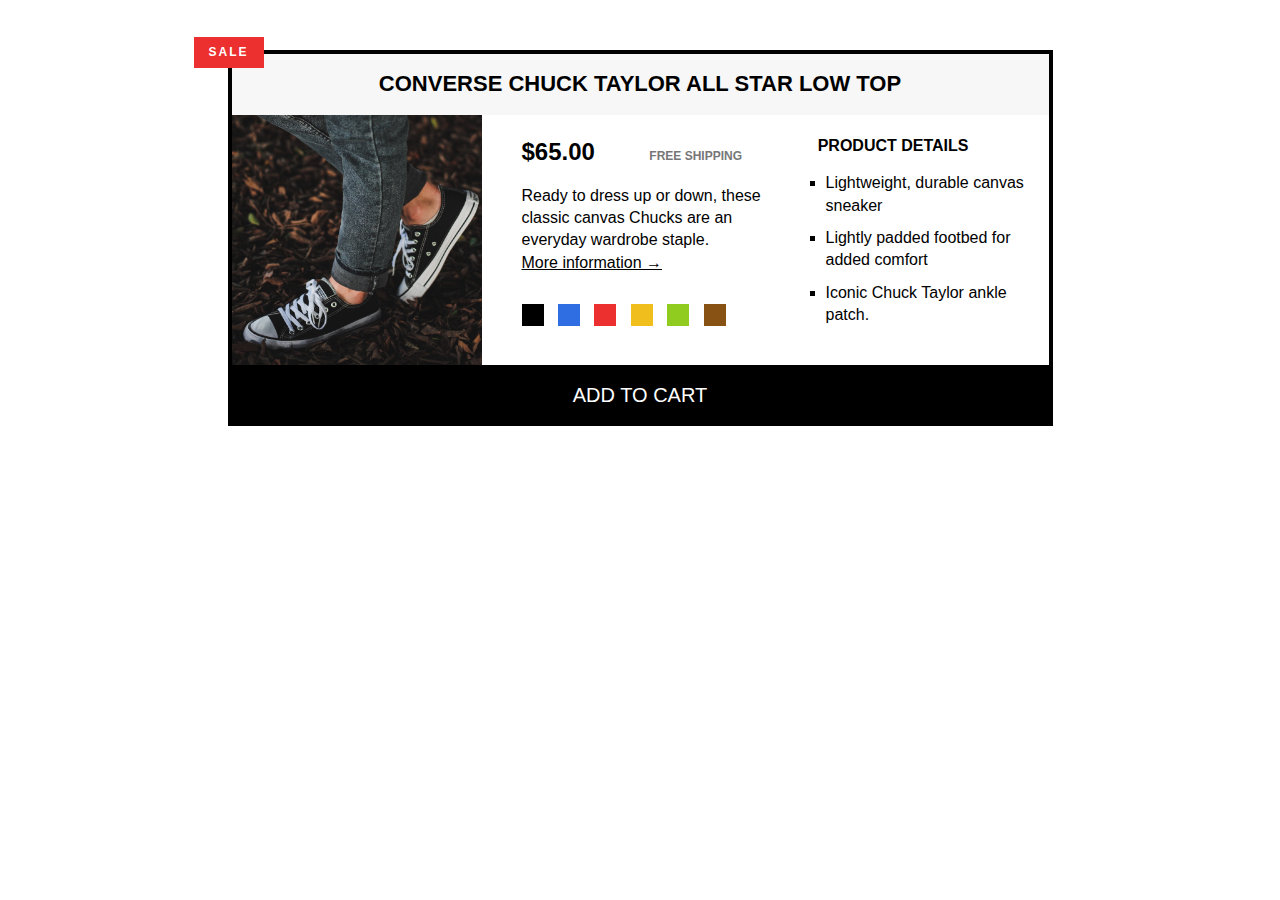
<file: Converse/index.html>
<!DOCTYPE html>
<html lang="en">
  <head>
    <meta charset="UTF-8" />
    <meta http-equiv="X-UA-Compatible" content="IE=edge" />
    <meta name="viewport" content="width=device-width, initial-scale=1.0" />
    <link rel="stylesheet" href="style.css" />
    <title>Converse</title>
  </head>
</html>
<body>
  <div class="container-1">
    <article class="product">
      <h2 class="product-title">Converse Chuck Taylor All Star Low Top</h2>
      <img
        src="challenges.jpg"
        alt="Chuck Taylor All Star Shoe"
        height="250"
        width="250"
        class="image-1"
      />

      <div class="element-1">
        <p class="price"><strong>$65.00</strong></p>
        <p class="shipping">Free shipping</p>
        <p class="sale">Sale</p>

        <p class="product-description">
          Ready to dress up or down, these classic canvas Chucks are an everyday
          wardrobe staple.
        </p>
        <a href="https://converse.com" target="_blank" class="more-info"
          >More information &rarr;</a
        >

        <div class="colors">
          <div class="color"></div>
          <div class="color color-blue"></div>
          <div class="color color-red"></div>
          <div class="color color-yellow"></div>
          <div class="color color-green"></div>
          <div class="color color-brown"></div>
        </div>
      </div>
      <div class="element-2">
        <h3 class="details-title">Product details</h3>
        <ul class="details-list">
          <li>Lightweight, durable canvas sneaker</li>
          <li>Lightly padded footbed for added comfort</li>
          <li>Iconic Chuck Taylor ankle patch.</li>
        </ul>
      </div>
      <button class="add-cart">Add to cart</button>
    </article>
  </div>
</body>
</file>
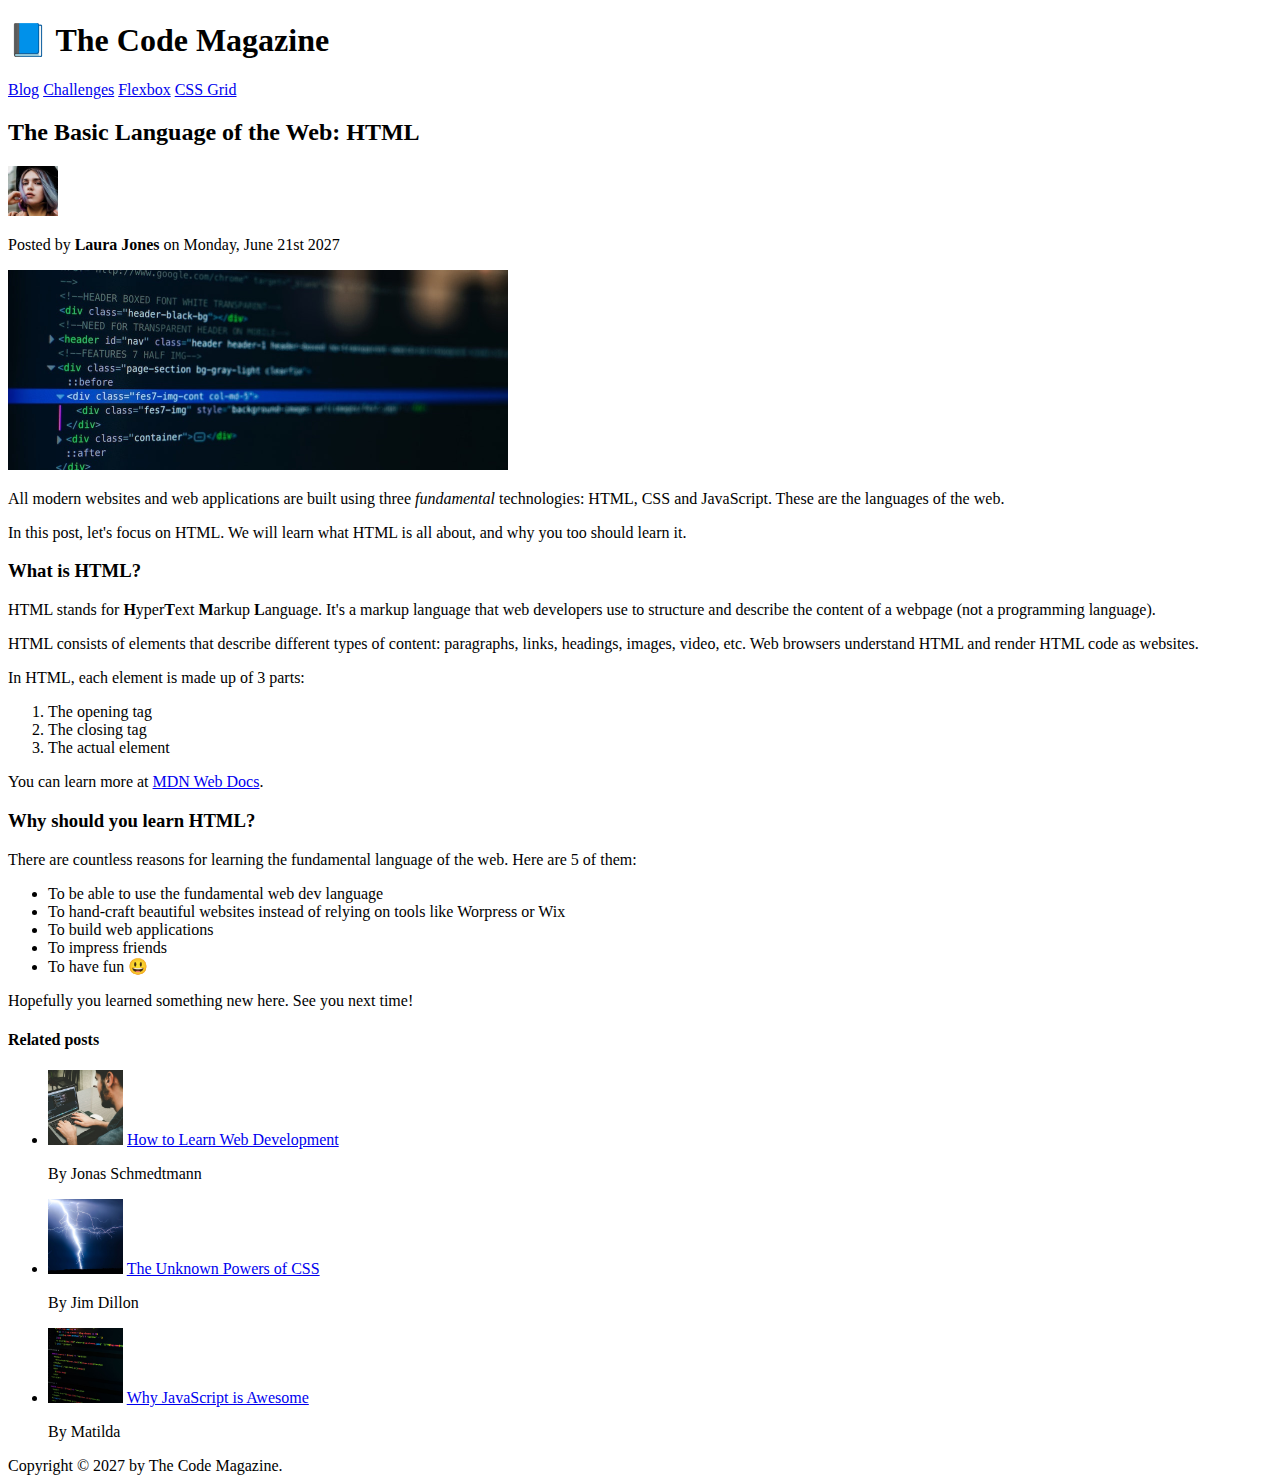
<file: final/02-HTML-Fundamentals/index.html>
<!DOCTYPE html>
<html lang="en">
  <head>
    <meta charset="UTF-8" />
    <title>The Basic Language of the Web: HTML</title>
  </head>

  <body>
    <!--
    <h1>The Basic Language of the Web: HTML</h1>
    <h2>The Basic Language of the Web: HTML</h2>
    <h3>The Basic Language of the Web: HTML</h3>
    <h4>The Basic Language of the Web: HTML</h4>
    <h5>The Basic Language of the Web: HTML</h5>
    <h6>The Basic Language of the Web: HTML</h6>
    -->

    <header>
      <h1>📘 The Code Magazine</h1>

      <nav>
        <a href="blog.html">Blog</a>
        <a href="#">Challenges</a>
        <a href="#">Flexbox</a>
        <a href="#">CSS Grid</a>
      </nav>
    </header>

    <article>
      <header>
        <h2>The Basic Language of the Web: HTML</h2>

        <img
          src="img/laura-jones.jpg"
          alt="Headshot of Laura Jones"
          height="50"
          width="50"
        />

        <p>Posted by <strong>Laura Jones</strong> on Monday, June 21st 2027</p>

        <img
          src="img/post-img.jpg"
          alt="HTML code on a screen"
          width="500"
          height="200"
        />
      </header>

      <p>
        All modern websites and web applications are built using three
        <em>fundamental</em>
        technologies: HTML, CSS and JavaScript. These are the languages of the
        web.
      </p>

      <p>
        In this post, let's focus on HTML. We will learn what HTML is all about,
        and why you too should learn it.
      </p>

      <h3>What is HTML?</h3>
      <p>
        HTML stands for <strong>H</strong>yper<strong>T</strong>ext
        <strong>M</strong>arkup <strong>L</strong>anguage. It's a markup
        language that web developers use to structure and describe the content
        of a webpage (not a programming language).
      </p>
      <p>
        HTML consists of elements that describe different types of content:
        paragraphs, links, headings, images, video, etc. Web browsers understand
        HTML and render HTML code as websites.
      </p>
      <p>In HTML, each element is made up of 3 parts:</p>

      <ol>
        <li>The opening tag</li>
        <li>The closing tag</li>
        <li>The actual element</li>
      </ol>

      <p>
        You can learn more at
        <a
          href="https://developer.mozilla.org/en-US/docs/Web/HTML"
          target="_blank"
          >MDN Web Docs</a
        >.
      </p>

      <h3>Why should you learn HTML?</h3>

      <p>
        There are countless reasons for learning the fundamental language of the
        web. Here are 5 of them:
      </p>

      <ul>
        <li>To be able to use the fundamental web dev language</li>
        <li>
          To hand-craft beautiful websites instead of relying on tools like
          Worpress or Wix
        </li>
        <li>To build web applications</li>
        <li>To impress friends</li>
        <li>To have fun 😃</li>
      </ul>

      <p>Hopefully you learned something new here. See you next time!</p>
    </article>

    <aside>
      <h4>Related posts</h4>

      <ul>
        <li>
          <img
            src="img/related-1.jpg"
            alt="Person programming"
            width="75"
            width="75"
          />
          <a href="#">How to Learn Web Development</a>
          <p>By Jonas Schmedtmann</p>
        </li>
        <li>
          <img src="img/related-2.jpg" alt="Lightning" width="75" heigth="75" />
          <a href="#">The Unknown Powers of CSS</a>
          <p>By Jim Dillon</p>
        </li>
        <li>
          <img
            src="img/related-3.jpg"
            alt="JavaScript code on a screen"
            width="75"
            height="75"
          />
          <a href="#">Why JavaScript is Awesome</a>
          <p>By Matilda</p>
        </li>
      </ul>
    </aside>

    <footer>Copyright &copy; 2027 by The Code Magazine.</footer>
  </body>
</html>
</file>
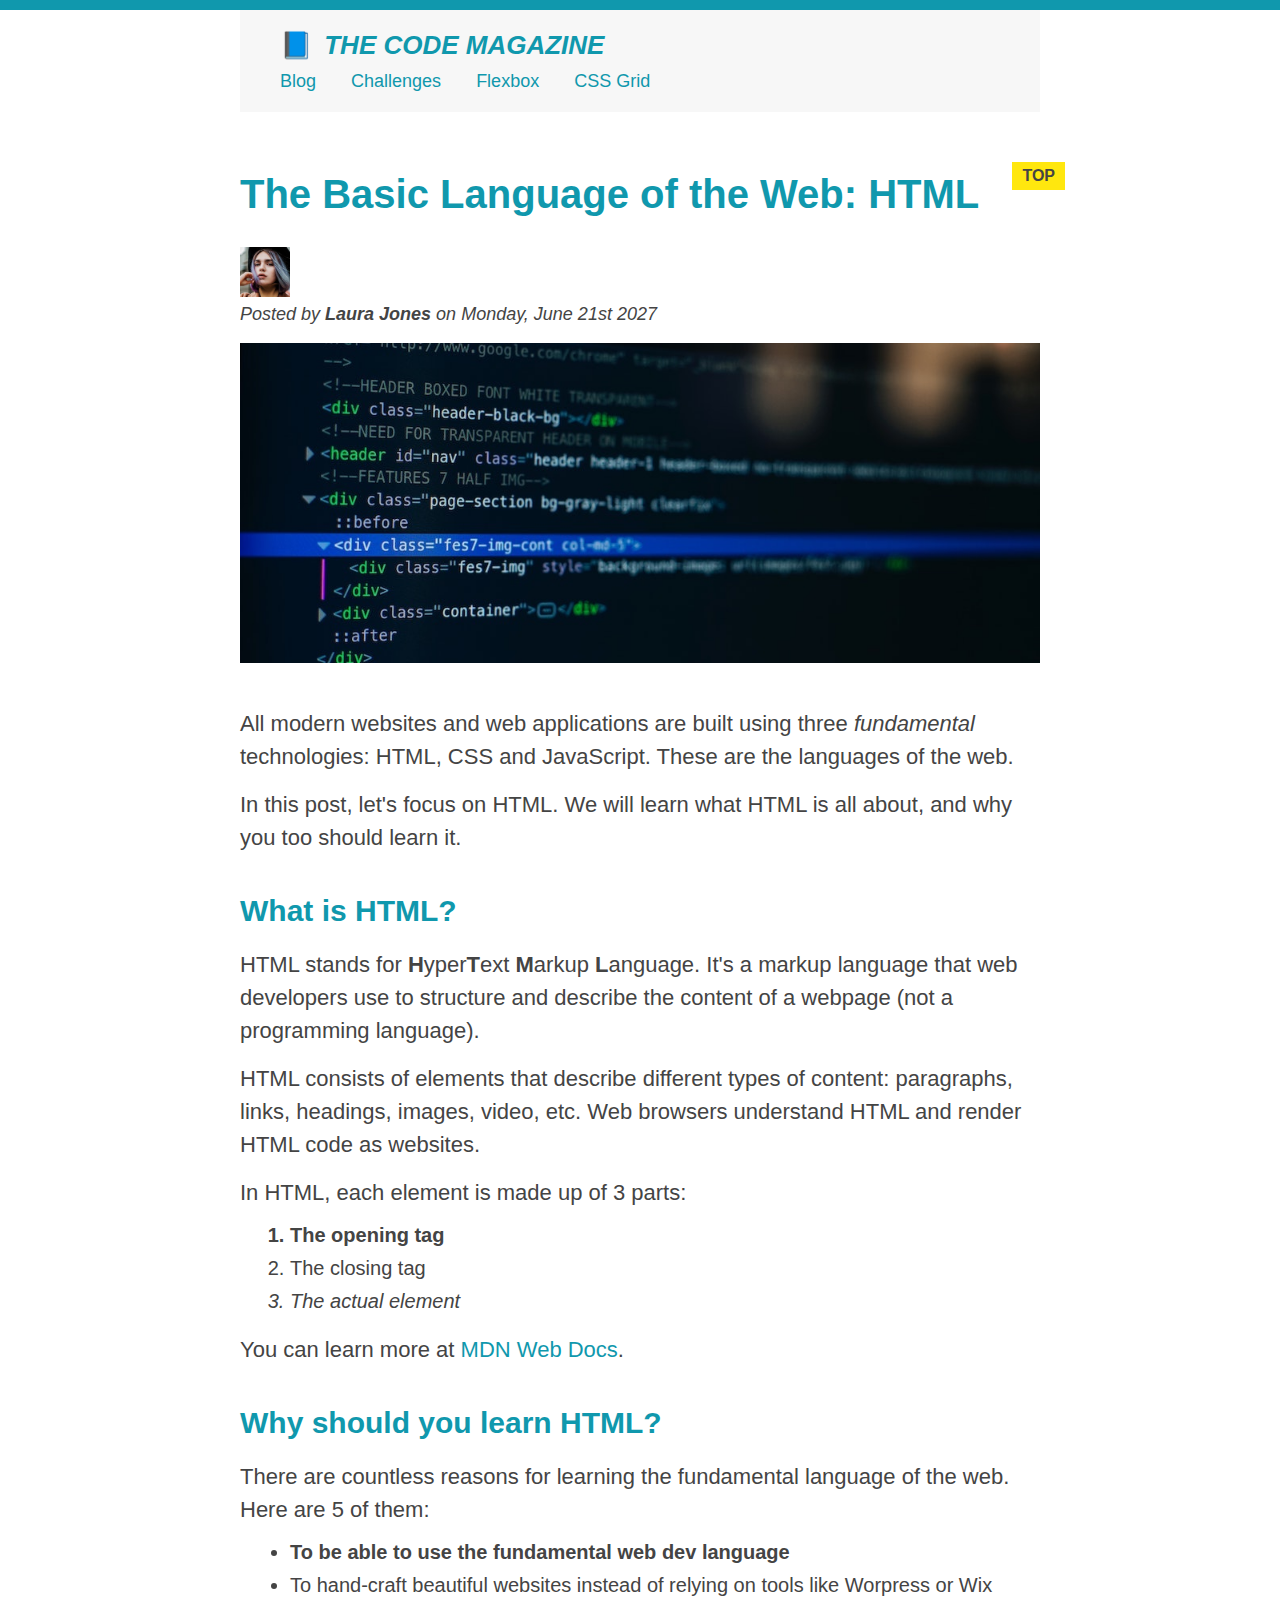
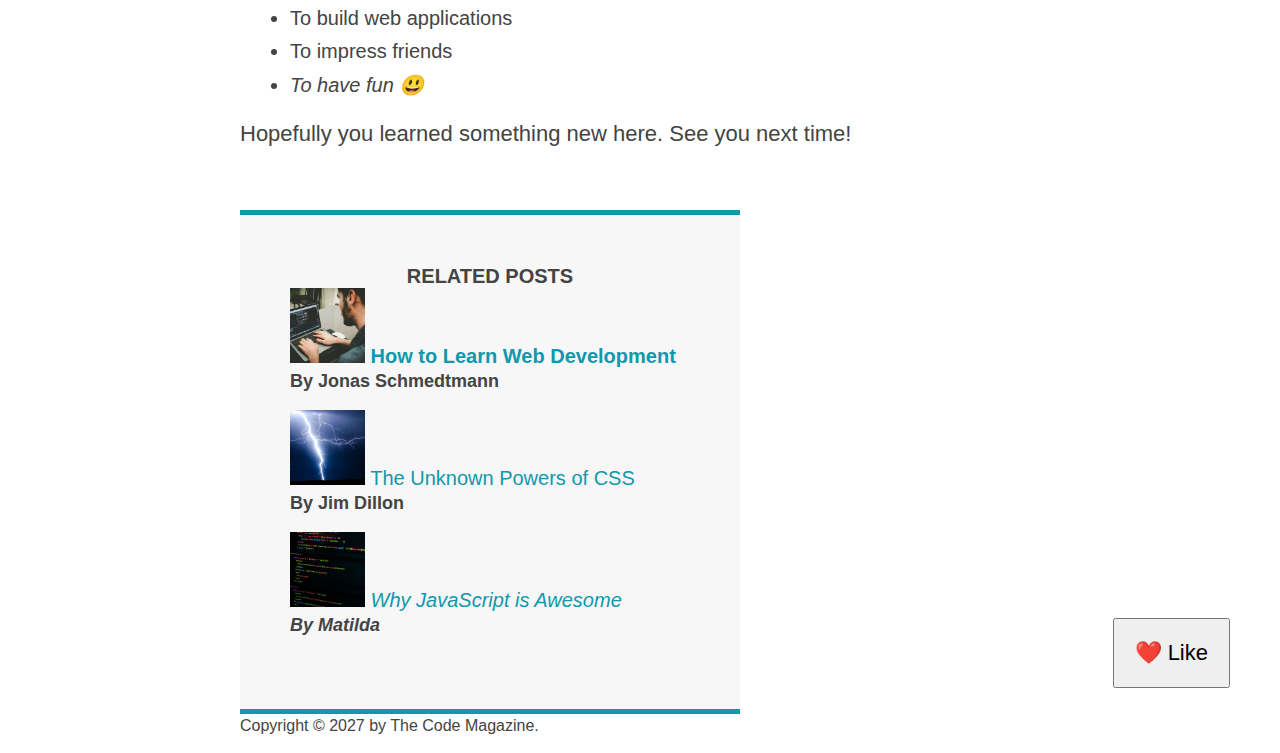
<file: final/03-CSS-Fundamentals/index.html>
<!DOCTYPE html>
<html lang="en">
  <head>
    <meta charset="UTF-8" />
    <link href="style.css" rel="stylesheet" />

    <title>The Basic Language of the Web: HTML</title>
  </head>

  <body>
    <!--
    <h1>The Basic Language of the Web: HTML</h1>
    <h2>The Basic Language of the Web: HTML</h2>
    <h3>The Basic Language of the Web: HTML</h3>
    <h4>The Basic Language of the Web: HTML</h4>
    <h5>The Basic Language of the Web: HTML</h5>
    <h6>The Basic Language of the Web: HTML</h6>
    -->

    <div class="container">
      <header class="main-header">
        <h1>📘 The Code Magazine</h1>

        <nav>
          <!-- <strong>This is the navigation</strong> -->
          <a href="blog.html">Blog</a>
          <a href="#">Challenges</a>
          <a href="#">Flexbox</a>
          <a href="#">CSS Grid</a>
        </nav>
      </header>

      <article>
        <header class="post-header">
          <h2>The Basic Language of the Web: HTML</h2>

          <img
            src="img/laura-jones.jpg"
            alt="Headshot of Laura Jones"
            height="50"
            width="50"
          />

          <p id="author">
            Posted by <strong>Laura Jones</strong> on Monday, June 21st 2027
          </p>

          <img
            src="img/post-img.jpg"
            alt="HTML code on a screen"
            width="500"
            height="200"
            class="post-img"
          />
          <button>❤️ Like</button>
        </header>

        <p>
          All modern websites and web applications are built using three
          <em>fundamental</em>
          technologies: HTML, CSS and JavaScript. These are the languages of the
          web.
        </p>

        <p>
          In this post, let's focus on HTML. We will learn what HTML is all
          about, and why you too should learn it.
        </p>

        <h3>What is HTML?</h3>
        <p>
          HTML stands for <strong>H</strong>yper<strong>T</strong>ext
          <strong>M</strong>arkup <strong>L</strong>anguage. It's a markup
          language that web developers use to structure and describe the content
          of a webpage (not a programming language).
        </p>
        <p>
          HTML consists of elements that describe different types of content:
          paragraphs, links, headings, images, video, etc. Web browsers
          understand HTML and render HTML code as websites.
        </p>
        <p>In HTML, each element is made up of 3 parts:</p>

        <ol>
          <li class="first-li">The opening tag</li>
          <li>The closing tag</li>
          <li>The actual element</li>
        </ol>

        <p>
          You can learn more at
          <a
            href="https://developer.mozilla.org/en-US/docs/Web/HTML"
            target="_blank"
            >MDN Web Docs</a
          >.
        </p>

        <h3>Why should you learn HTML?</h3>

        <p>
          There are countless reasons for learning the fundamental language of
          the web. Here are 5 of them:
        </p>

        <ul>
          <li class="first-li">
            To be able to use the fundamental web dev language
          </li>
          <li>
            To hand-craft beautiful websites instead of relying on tools like
            Worpress or Wix
          </li>
          <li>To build web applications</li>
          <li>To impress friends</li>
          <li>To have fun 😃</li>
        </ul>

        <p>Hopefully you learned something new here. See you next time!</p>
      </article>

      <aside>
        <h4>Related posts</h4>

        <ul class="related">
          <li>
            <img
              src="img/related-1.jpg"
              alt="Person programming"
              width="75"
              height="75"
            />
            <a href="#">How to Learn Web Development</a>
            <p class="related-author">By Jonas Schmedtmann</p>
          </li>
          <li>
            <img
              src="img/related-2.jpg"
              alt="Lightning"
              width="75"
              height="75"
            />
            <a href="#">The Unknown Powers of CSS</a>
            <p class="related-author">By Jim Dillon</p>
          </li>
          <li>
            <img
              src="img/related-3.jpg"
              alt="JavaScript code on a screen"
              width="75"
              height="75"
            />
            <a href="#">Why JavaScript is Awesome</a>
            <p class="related-author">By Matilda</p>
          </li>
        </ul>
      </aside>

      <footer>
        <p id="copyright" class="copyright text">
          Copyright &copy; 2027 by The Code Magazine.
        </p>
      </footer>
    </div>
  </body>
</html>
</file>
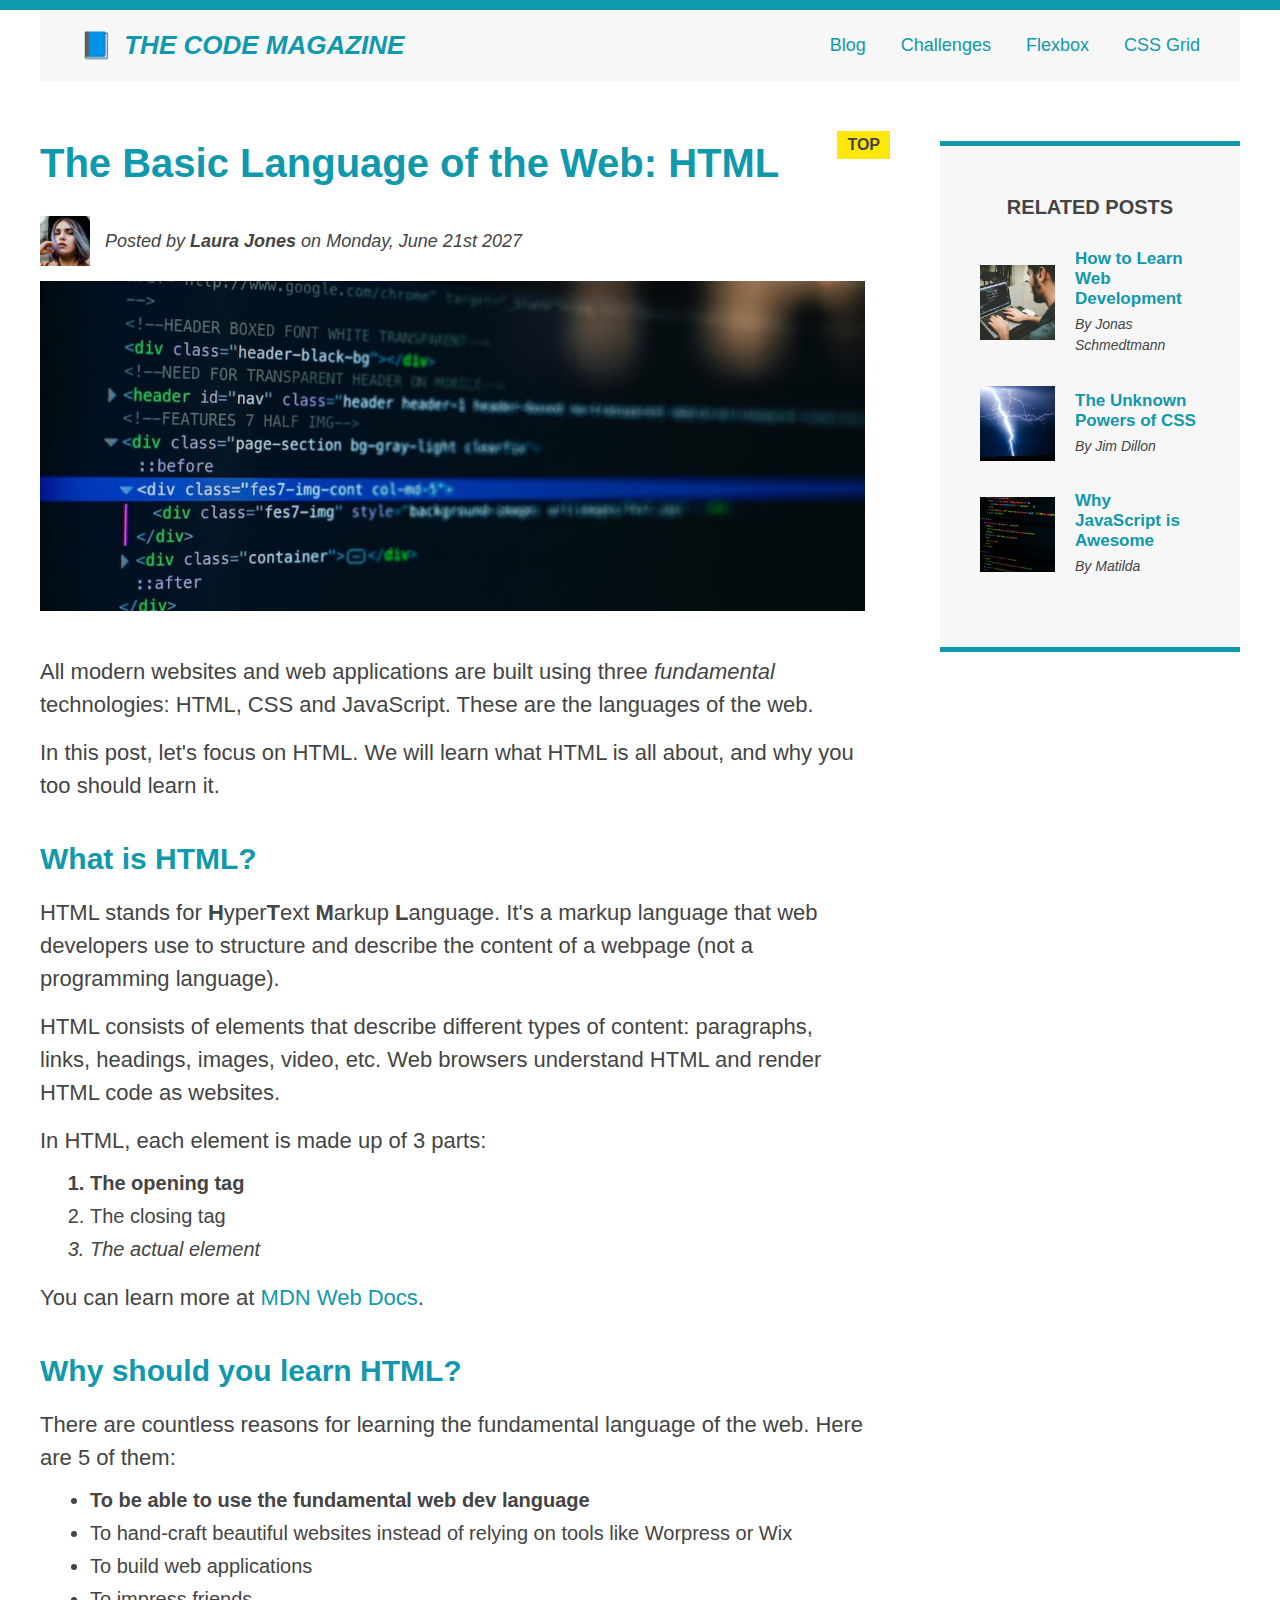
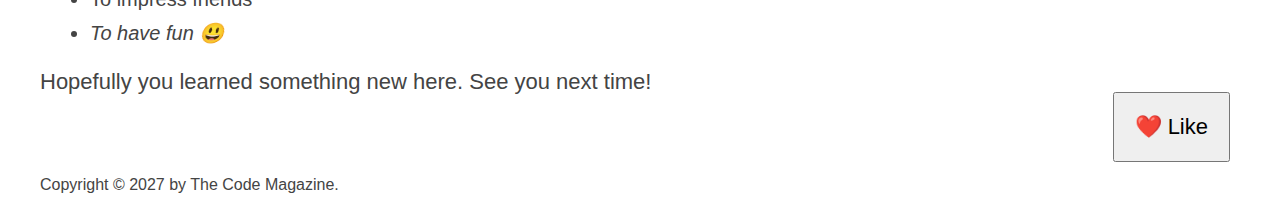
<file: final/04-CSS-Layouts/index.html>
<!DOCTYPE html>
<html lang="en">
  <head>
    <meta charset="UTF-8" />
    <link href="style.css" rel="stylesheet" />

    <title>The Basic Language of the Web: HTML</title>
  </head>

  <body>
    <!--
    <h1>The Basic Language of the Web: HTML</h1>
    <h2>The Basic Language of the Web: HTML</h2>
    <h3>The Basic Language of the Web: HTML</h3>
    <h4>The Basic Language of the Web: HTML</h4>
    <h5>The Basic Language of the Web: HTML</h5>
    <h6>The Basic Language of the Web: HTML</h6>
    -->

    <div class="container">
      <header class="main-header clearfix">
        <h1>📘 The Code Magazine</h1>

        <nav>
          <!-- <strong>This is the navigation</strong> -->
          <a href="blog.html">Blog</a>
          <a href="#">Challenges</a>
          <a href="flexbox.html">Flexbox</a>
          <a href="css-grid.html">CSS Grid</a>
        </nav>

        <!-- <div class="clear"></div> -->
      </header>

      <!-- ONLY NECESSARY FOR FLEXBOX -->
      <!-- <div class="row"> -->
      <article>
        <header class="post-header">
          <h2>The Basic Language of the Web: HTML</h2>

          <div class="author-box">
            <img
              src="img/laura-jones.jpg"
              alt="Headshot of Laura Jones"
              height="50"
              width="50"
              class="author-img"
            />

            <p id="author" class="author">
              Posted by <strong>Laura Jones</strong> on Monday, June 21st 2027
            </p>
          </div>

          <img
            src="img/post-img.jpg"
            alt="HTML code on a screen"
            width="500"
            height="200"
            class="post-img"
          />
          <button>❤️ Like</button>
        </header>

        <p>
          All modern websites and web applications are built using three
          <em>fundamental</em>
          technologies: HTML, CSS and JavaScript. These are the languages of the
          web.
        </p>

        <p>
          In this post, let's focus on HTML. We will learn what HTML is all
          about, and why you too should learn it.
        </p>

        <h3>What is HTML?</h3>
        <p>
          HTML stands for <strong>H</strong>yper<strong>T</strong>ext
          <strong>M</strong>arkup <strong>L</strong>anguage. It's a markup
          language that web developers use to structure and describe the content
          of a webpage (not a programming language).
        </p>
        <p>
          HTML consists of elements that describe different types of content:
          paragraphs, links, headings, images, video, etc. Web browsers
          understand HTML and render HTML code as websites.
        </p>
        <p>In HTML, each element is made up of 3 parts:</p>

        <ol>
          <li class="first-li">The opening tag</li>
          <li>The closing tag</li>
          <li>The actual element</li>
        </ol>

        <p>
          You can learn more at
          <a
            href="https://developer.mozilla.org/en-US/docs/Web/HTML"
            target="_blank"
            >MDN Web Docs</a
          >.
        </p>

        <h3>Why should you learn HTML?</h3>

        <p>
          There are countless reasons for learning the fundamental language of
          the web. Here are 5 of them:
        </p>

        <ul>
          <li class="first-li">
            To be able to use the fundamental web dev language
          </li>
          <li>
            To hand-craft beautiful websites instead of relying on tools like
            Worpress or Wix
          </li>
          <li>To build web applications</li>
          <li>To impress friends</li>
          <li>To have fun 😃</li>
        </ul>

        <p>Hopefully you learned something new here. See you next time!</p>
      </article>

      <aside>
        <h4>Related posts</h4>

        <ul class="related">
          <li class="related-post">
            <img
              src="img/related-1.jpg"
              alt="Person programming"
              width="75"
              height="75"
            />
            <div>
              <a href="#" class="related-link">How to Learn Web Development</a>
              <p class="related-author">By Jonas Schmedtmann</p>
            </div>
          </li>
          <li class="related-post">
            <img
              src="img/related-2.jpg"
              alt="Lightning"
              width="75"
              height="75"
            />
            <div>
              <a href="#" class="related-link">The Unknown Powers of CSS</a>
              <p class="related-author">By Jim Dillon</p>
            </div>
          </li>
          <li class="related-post">
            <img
              src="img/related-3.jpg"
              alt="JavaScript code on a screen"
              width="75"
              height="75"
            />
            <div>
              <a href="#" class="related-link">Why JavaScript is Awesome</a>
              <p class="related-author">By Matilda</p>
            </div>
          </li>
        </ul>
      </aside>
      <!-- </div> -->

      <footer>
        <p id="copyright" class="copyright text">
          Copyright &copy; 2027 by The Code Magazine.
        </p>
      </footer>
    </div>
  </body>
</html>
</file>
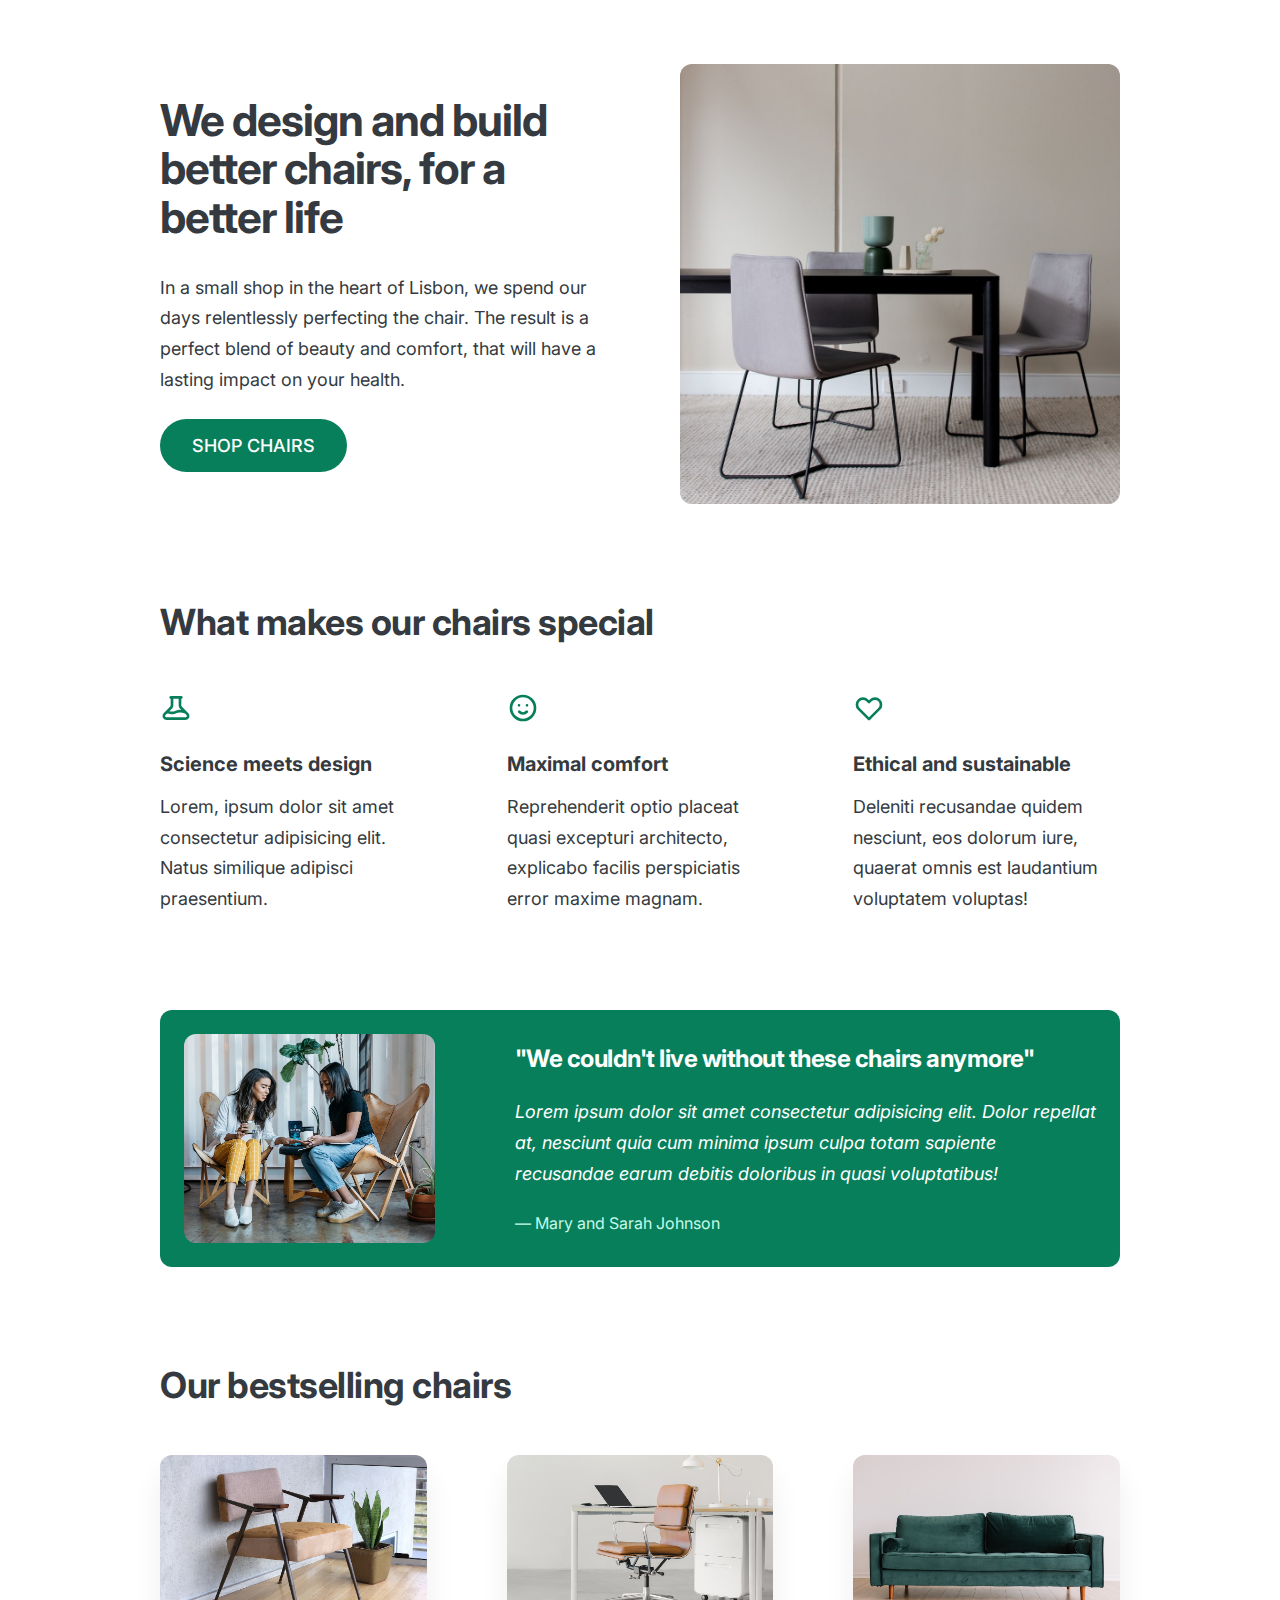
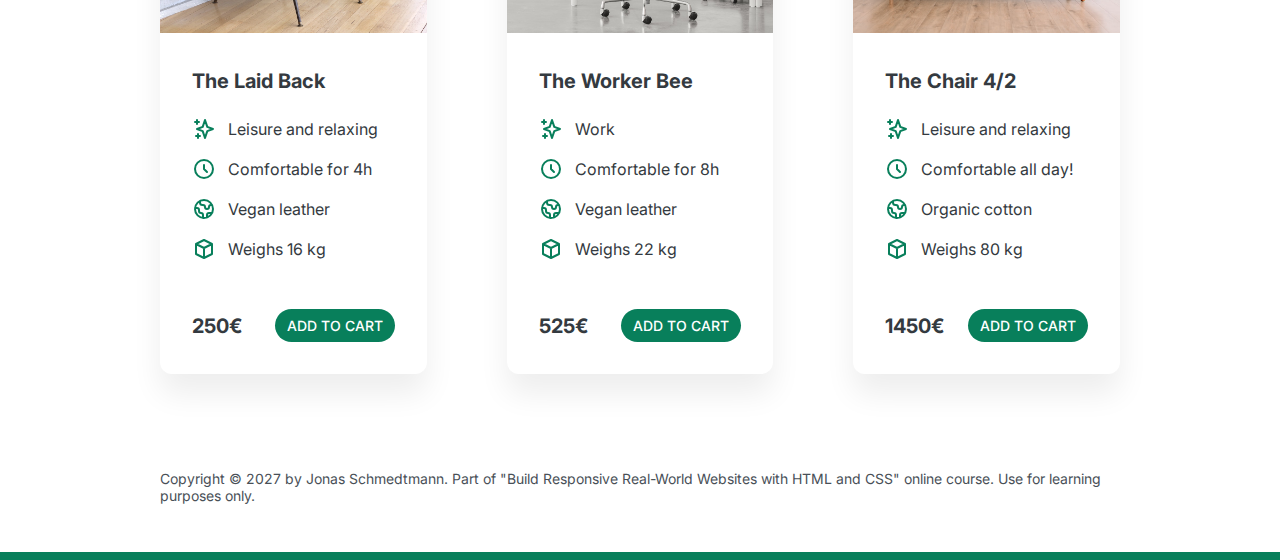
<file: final/05-Design/index.html>
<!DOCTYPE html>
<html lang="en">
  <head>
    <meta charset="UTF-8" />
    <meta http-equiv="X-UA-Compatible" content="IE=edge" />
    <meta name="viewport" content="width=device-width, initial-scale=1.0" />

    <link rel="preconnect" href="https://fonts.gstatic.com" />
    <link
      href="https://fonts.googleapis.com/css2?family=Inter:wght@400;500;700&display=swap"
      rel="stylesheet"
    />

    <link rel="stylesheet" href="style.css" />
    <title>Lisbon Chair Shop</title>
  </head>
  <body>
    <div class="container">
      <header>
        <div class="header-text-box">
          <h1>We design and build better chairs, for a better life</h1>
          <p class="header-text">
            In a small shop in the heart of Lisbon, we spend our days
            relentlessly perfecting the chair. The result is a perfect blend of
            beauty and comfort, that will have a lasting impact on your health.
          </p>
          <a class="btn btn--big" href="#">Shop chairs</a>
        </div>
        <img src="hero.jpg" alt="Photo" />
      </header>

      <section>
        <h2>What makes our chairs special</h2>
        <div class="grid-3-cols">
          <div>
            <svg
              xmlns="http://www.w3.org/2000/svg"
              class="features-icon"
              fill="none"
              viewBox="0 0 24 24"
              stroke="currentColor"
            >
              <path
                stroke-linecap="round"
                stroke-linejoin="round"
                stroke-width="2"
                d="M19.428 15.428a2 2 0 00-1.022-.547l-2.387-.477a6 6 0 00-3.86.517l-.318.158a6 6 0 01-3.86.517L6.05 15.21a2 2 0 00-1.806.547M8 4h8l-1 1v5.172a2 2 0 00.586 1.414l5 5c1.26 1.26.367 3.414-1.415 3.414H4.828c-1.782 0-2.674-2.154-1.414-3.414l5-5A2 2 0 009 10.172V5L8 4z"
              />
            </svg>
            <p class="features-title"><strong>Science meets design</strong></p>
            <p class="features-text">
              Lorem, ipsum dolor sit amet consectetur adipisicing elit. Natus
              similique adipisci praesentium.
            </p>
          </div>

          <div>
            <svg
              xmlns="http://www.w3.org/2000/svg"
              class="features-icon"
              fill="none"
              viewBox="0 0 24 24"
              stroke="currentColor"
            >
              <path
                stroke-linecap="round"
                stroke-linejoin="round"
                stroke-width="2"
                d="M14.828 14.828a4 4 0 01-5.656 0M9 10h.01M15 10h.01M21 12a9 9 0 11-18 0 9 9 0 0118 0z"
              />
            </svg>
            <p class="features-title">
              <strong>Maximal comfort</strong>
            </p>
            <p class="features-text">
              Reprehenderit optio placeat quasi excepturi architecto, explicabo
              facilis perspiciatis error maxime magnam.
            </p>
          </div>

          <div>
            <svg
              xmlns="http://www.w3.org/2000/svg"
              class="features-icon"
              fill="none"
              viewBox="0 0 24 24"
              stroke="currentColor"
            >
              <path
                stroke-linecap="round"
                stroke-linejoin="round"
                stroke-width="2"
                d="M4.318 6.318a4.5 4.5 0 000 6.364L12 20.364l7.682-7.682a4.5 4.5 0 00-6.364-6.364L12 7.636l-1.318-1.318a4.5 4.5 0 00-6.364 0z"
              />
            </svg>
            <p class="features-title">
              <strong>Ethical and sustainable</strong>
            </p>
            <p class="features-text">
              Deleniti recusandae quidem nesciunt, eos dolorum iure, quaerat
              omnis est laudantium voluptatem voluptas!
            </p>
          </div>
        </div>
      </section>

      <section class="testimonial-section">
        <div class="grid-3-cols">
          <img src="customers.jpg" alt="People sitting on chairs" />
          <div class="testimonial-box">
            <h2>"We couldn't live without these chairs anymore"</h2>
            <blockquote class="testimonial-text">
              Lorem ipsum dolor sit amet consectetur adipisicing elit. Dolor
              repellat at, nesciunt quia cum minima ipsum culpa totam sapiente
              recusandae earum debitis doloribus in quasi voluptatibus!
            </blockquote>
            <p class="testimonial-author">&mdash; Mary and Sarah Johnson</p>
          </div>
        </div>
      </section>

      <section>
        <h2>Our bestselling chairs</h2>
        <div class="grid-3-cols">
          <figure class="chair">
            <img src="chair-1.jpg" alt="Chair" />
            <div class="chair-box">
              <h3>The Laid Back</h3>
              <ul class="chair-details">
                <li>
                  <svg
                    xmlns="http://www.w3.org/2000/svg"
                    class="chair-icon"
                    fill="none"
                    viewBox="0 0 24 24"
                    stroke="currentColor"
                  >
                    <path
                      stroke-linecap="round"
                      stroke-linejoin="round"
                      stroke-width="2"
                      d="M5 3v4M3 5h4M6 17v4m-2-2h4m5-16l2.286 6.857L21 12l-5.714 2.143L13 21l-2.286-6.857L5 12l5.714-2.143L13 3z"
                    />
                  </svg>
                  <!-- Span is a generic INLINE text element, it doesn't have any meaning. It's like a div element, but inline -->
                  <span>Leisure and relaxing</span>
                </li>
                <li>
                  <svg
                    xmlns="http://www.w3.org/2000/svg"
                    class="chair-icon"
                    fill="none"
                    viewBox="0 0 24 24"
                    stroke="currentColor"
                  >
                    <path
                      stroke-linecap="round"
                      stroke-linejoin="round"
                      stroke-width="2"
                      d="M12 8v4l3 3m6-3a9 9 0 11-18 0 9 9 0 0118 0z"
                    />
                  </svg>
                  <span>Comfortable for 4h</span>
                </li>
                <li>
                  <svg
                    xmlns="http://www.w3.org/2000/svg"
                    class="chair-icon"
                    fill="none"
                    viewBox="0 0 24 24"
                    stroke="currentColor"
                  >
                    <path
                      stroke-linecap="round"
                      stroke-linejoin="round"
                      stroke-width="2"
                      d="M3.055 11H5a2 2 0 012 2v1a2 2 0 002 2 2 2 0 012 2v2.945M8 3.935V5.5A2.5 2.5 0 0010.5 8h.5a2 2 0 012 2 2 2 0 104 0 2 2 0 012-2h1.064M15 20.488V18a2 2 0 012-2h3.064M21 12a9 9 0 11-18 0 9 9 0 0118 0z"
                    />
                  </svg>
                  <span>Vegan leather</span>
                </li>
                <li>
                  <svg
                    xmlns="http://www.w3.org/2000/svg"
                    class="chair-icon"
                    fill="none"
                    viewBox="0 0 24 24"
                    stroke="currentColor"
                  >
                    <path
                      stroke-linecap="round"
                      stroke-linejoin="round"
                      stroke-width="2"
                      d="M20 7l-8-4-8 4m16 0l-8 4m8-4v10l-8 4m0-10L4 7m8 4v10M4 7v10l8 4"
                    />
                  </svg>
                  <span>Weighs 16 kg</span>
                </li>
              </ul>
              <div class="chair-price">
                <strong>250€</strong>
                <a href="#" class="btn btn--small">Add to cart</a>
              </div>
            </div>
          </figure>

          <figure class="chair">
            <img src="chair-2.jpg" alt="Chair" />
            <div class="chair-box">
              <h3>The Worker Bee</h3>
              <ul class="chair-details">
                <li>
                  <svg
                    xmlns="http://www.w3.org/2000/svg"
                    class="chair-icon"
                    fill="none"
                    viewBox="0 0 24 24"
                    stroke="currentColor"
                  >
                    <path
                      stroke-linecap="round"
                      stroke-linejoin="round"
                      stroke-width="2"
                      d="M5 3v4M3 5h4M6 17v4m-2-2h4m5-16l2.286 6.857L21 12l-5.714 2.143L13 21l-2.286-6.857L5 12l5.714-2.143L13 3z"
                    />
                  </svg>
                  <span>Work</span>
                </li>
                <li>
                  <svg
                    xmlns="http://www.w3.org/2000/svg"
                    class="chair-icon"
                    fill="none"
                    viewBox="0 0 24 24"
                    stroke="currentColor"
                  >
                    <path
                      stroke-linecap="round"
                      stroke-linejoin="round"
                      stroke-width="2"
                      d="M12 8v4l3 3m6-3a9 9 0 11-18 0 9 9 0 0118 0z"
                    />
                  </svg>
                  <span>Comfortable for 8h</span>
                </li>
                <li>
                  <svg
                    xmlns="http://www.w3.org/2000/svg"
                    class="chair-icon"
                    fill="none"
                    viewBox="0 0 24 24"
                    stroke="currentColor"
                  >
                    <path
                      stroke-linecap="round"
                      stroke-linejoin="round"
                      stroke-width="2"
                      d="M3.055 11H5a2 2 0 012 2v1a2 2 0 002 2 2 2 0 012 2v2.945M8 3.935V5.5A2.5 2.5 0 0010.5 8h.5a2 2 0 012 2 2 2 0 104 0 2 2 0 012-2h1.064M15 20.488V18a2 2 0 012-2h3.064M21 12a9 9 0 11-18 0 9 9 0 0118 0z"
                    />
                  </svg>
                  <span>Vegan leather</span>
                </li>
                <li>
                  <svg
                    xmlns="http://www.w3.org/2000/svg"
                    class="chair-icon"
                    fill="none"
                    viewBox="0 0 24 24"
                    stroke="currentColor"
                  >
                    <path
                      stroke-linecap="round"
                      stroke-linejoin="round"
                      stroke-width="2"
                      d="M20 7l-8-4-8 4m16 0l-8 4m8-4v10l-8 4m0-10L4 7m8 4v10M4 7v10l8 4"
                    />
                  </svg>
                  <span>Weighs 22 kg</span>
                </li>
              </ul>
              <div class="chair-price">
                <strong>525€</strong>
                <a href="#" class="btn btn--small">Add to cart</a>
              </div>
            </div>
          </figure>

          <figure class="chair">
            <img src="chair-3.jpg" alt="Chair" />
            <div class="chair-box">
              <h3>The Chair 4/2</h3>
              <ul class="chair-details">
                <li>
                  <svg
                    xmlns="http://www.w3.org/2000/svg"
                    class="chair-icon"
                    fill="none"
                    viewBox="0 0 24 24"
                    stroke="currentColor"
                  >
                    <path
                      stroke-linecap="round"
                      stroke-linejoin="round"
                      stroke-width="2"
                      d="M5 3v4M3 5h4M6 17v4m-2-2h4m5-16l2.286 6.857L21 12l-5.714 2.143L13 21l-2.286-6.857L5 12l5.714-2.143L13 3z"
                    />
                  </svg>
                  <span>Leisure and relaxing</span>
                </li>
                <li>
                  <svg
                    xmlns="http://www.w3.org/2000/svg"
                    class="chair-icon"
                    fill="none"
                    viewBox="0 0 24 24"
                    stroke="currentColor"
                  >
                    <path
                      stroke-linecap="round"
                      stroke-linejoin="round"
                      stroke-width="2"
                      d="M12 8v4l3 3m6-3a9 9 0 11-18 0 9 9 0 0118 0z"
                    />
                  </svg>
                  <span>Comfortable all day!</span>
                </li>
                <li>
                  <svg
                    xmlns="http://www.w3.org/2000/svg"
                    class="chair-icon"
                    fill="none"
                    viewBox="0 0 24 24"
                    stroke="currentColor"
                  >
                    <path
                      stroke-linecap="round"
                      stroke-linejoin="round"
                      stroke-width="2"
                      d="M3.055 11H5a2 2 0 012 2v1a2 2 0 002 2 2 2 0 012 2v2.945M8 3.935V5.5A2.5 2.5 0 0010.5 8h.5a2 2 0 012 2 2 2 0 104 0 2 2 0 012-2h1.064M15 20.488V18a2 2 0 012-2h3.064M21 12a9 9 0 11-18 0 9 9 0 0118 0z"
                    />
                  </svg>
                  <span>Organic cotton</span>
                </li>
                <li>
                  <svg
                    xmlns="http://www.w3.org/2000/svg"
                    class="chair-icon"
                    fill="none"
                    viewBox="0 0 24 24"
                    stroke="currentColor"
                  >
                    <path
                      stroke-linecap="round"
                      stroke-linejoin="round"
                      stroke-width="2"
                      d="M20 7l-8-4-8 4m16 0l-8 4m8-4v10l-8 4m0-10L4 7m8 4v10M4 7v10l8 4"
                    />
                  </svg>
                  <span>Weighs 80 kg</span>
                </li>
              </ul>
              <div class="chair-price">
                <strong>1450€</strong>
                <a href="#" class="btn btn--small">Add to cart</a>
              </div>
            </div>
          </figure>
        </div>
      </section>

      <footer>
        Copyright &copy; 2027 by Jonas Schmedtmann. Part of "Build Responsive
        Real-World Websites with HTML and CSS" online course. Use for learning
        purposes only.
      </footer>
    </div>
  </body>
</html>
</file>
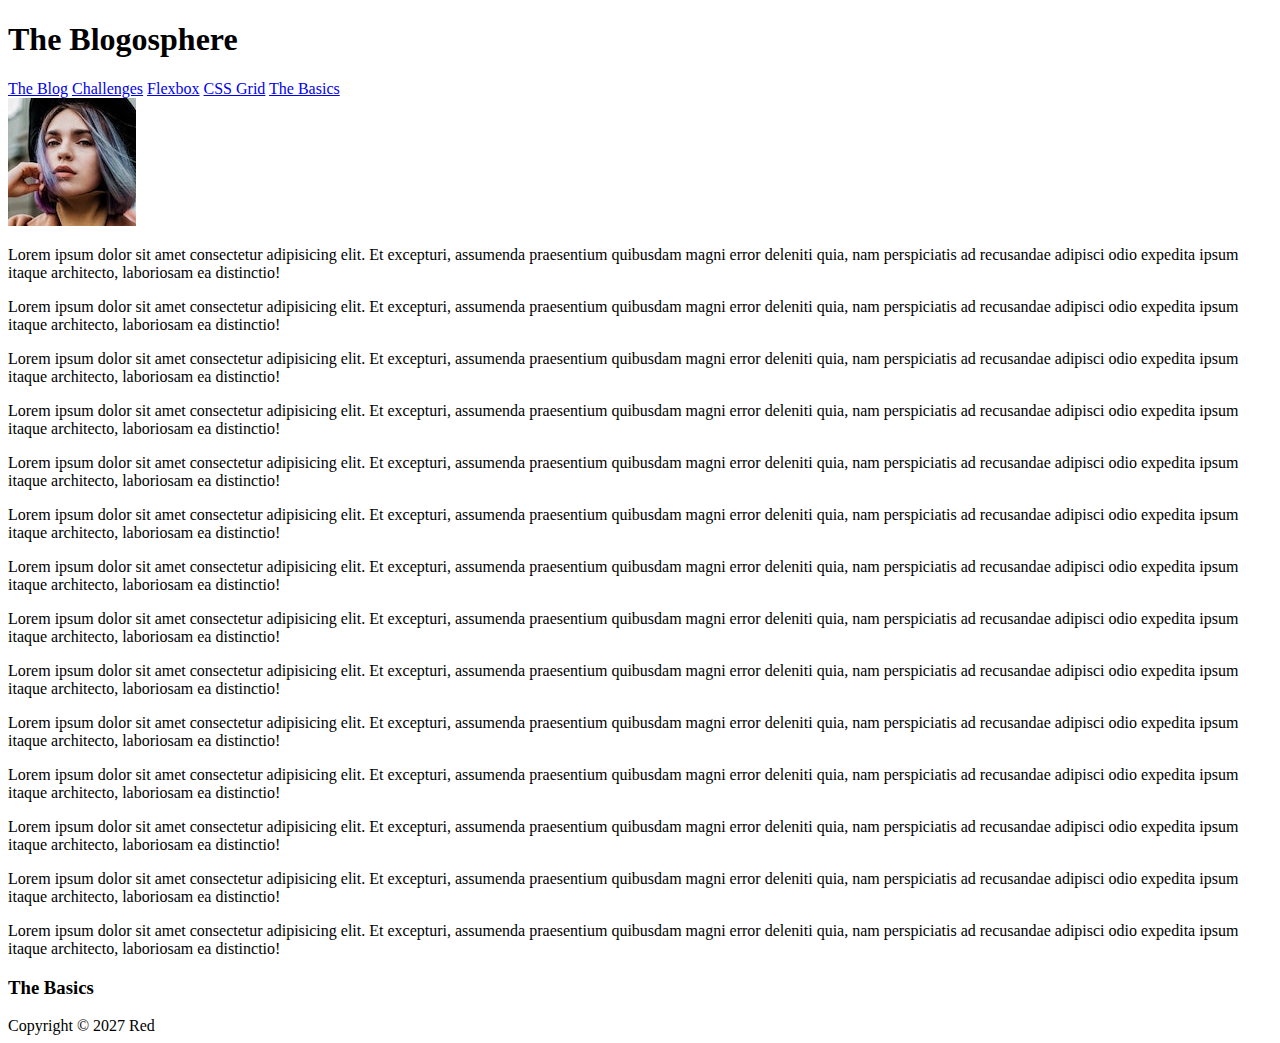
<file: starter/02-HTML-Fundamentals/index.html>
<!DOCTYPE html>
<html lang="en">
  <head>
    <meta charset="UTF-8" />
    <meta http-equiv="X-UA-Compatible" content="IE=edge" />
    <meta name="viewport" content="width=device-width, initial-scale=1.0" />
    <title>BLOGOS</title>
  </head>

  <body>
    <header>
      <h1>The Blogosphere</h1>
    </header>

    <nav>
      <a href="blog.html">The Blog</a>
      <a href="#">Challenges</a>
      <a href="#">Flexbox</a>
      <a href="#">CSS Grid</a>
      <a href="#basics1">The Basics</a>
    </nav>

    <img src="img/laura-jones.jpg" alt="Laura Jones" />

    <!-- Represents an article -->
    <article>
      <p>
        Lorem ipsum dolor sit amet consectetur adipisicing elit. Et excepturi,
        assumenda praesentium quibusdam magni error deleniti quia, nam
        perspiciatis ad recusandae adipisci odio expedita ipsum itaque
        architecto, laboriosam ea distinctio!
      </p>
      <p>
        Lorem ipsum dolor sit amet consectetur adipisicing elit. Et excepturi,
        assumenda praesentium quibusdam magni error deleniti quia, nam
        perspiciatis ad recusandae adipisci odio expedita ipsum itaque
        architecto, laboriosam ea distinctio!
      </p>
      <p>
        Lorem ipsum dolor sit amet consectetur adipisicing elit. Et excepturi,
        assumenda praesentium quibusdam magni error deleniti quia, nam
        perspiciatis ad recusandae adipisci odio expedita ipsum itaque
        architecto, laboriosam ea distinctio!
      </p>
      <p>
        Lorem ipsum dolor sit amet consectetur adipisicing elit. Et excepturi,
        assumenda praesentium quibusdam magni error deleniti quia, nam
        perspiciatis ad recusandae adipisci odio expedita ipsum itaque
        architecto, laboriosam ea distinctio!
      </p>
      <p>
        Lorem ipsum dolor sit amet consectetur adipisicing elit. Et excepturi,
        assumenda praesentium quibusdam magni error deleniti quia, nam
        perspiciatis ad recusandae adipisci odio expedita ipsum itaque
        architecto, laboriosam ea distinctio!
      </p>
      <p>
        Lorem ipsum dolor sit amet consectetur adipisicing elit. Et excepturi,
        assumenda praesentium quibusdam magni error deleniti quia, nam
        perspiciatis ad recusandae adipisci odio expedita ipsum itaque
        architecto, laboriosam ea distinctio!
      </p>
      <p>
        Lorem ipsum dolor sit amet consectetur adipisicing elit. Et excepturi,
        assumenda praesentium quibusdam magni error deleniti quia, nam
        perspiciatis ad recusandae adipisci odio expedita ipsum itaque
        architecto, laboriosam ea distinctio!
      </p>
      <p>
        Lorem ipsum dolor sit amet consectetur adipisicing elit. Et excepturi,
        assumenda praesentium quibusdam magni error deleniti quia, nam
        perspiciatis ad recusandae adipisci odio expedita ipsum itaque
        architecto, laboriosam ea distinctio!
      </p>
      <p>
        Lorem ipsum dolor sit amet consectetur adipisicing elit. Et excepturi,
        assumenda praesentium quibusdam magni error deleniti quia, nam
        perspiciatis ad recusandae adipisci odio expedita ipsum itaque
        architecto, laboriosam ea distinctio!
      </p>
      <p>
        Lorem ipsum dolor sit amet consectetur adipisicing elit. Et excepturi,
        assumenda praesentium quibusdam magni error deleniti quia, nam
        perspiciatis ad recusandae adipisci odio expedita ipsum itaque
        architecto, laboriosam ea distinctio!
      </p>
      <p>
        Lorem ipsum dolor sit amet consectetur adipisicing elit. Et excepturi,
        assumenda praesentium quibusdam magni error deleniti quia, nam
        perspiciatis ad recusandae adipisci odio expedita ipsum itaque
        architecto, laboriosam ea distinctio!
      </p>
      <p>
        Lorem ipsum dolor sit amet consectetur adipisicing elit. Et excepturi,
        assumenda praesentium quibusdam magni error deleniti quia, nam
        perspiciatis ad recusandae adipisci odio expedita ipsum itaque
        architecto, laboriosam ea distinctio!
      </p>
      <p>
        Lorem ipsum dolor sit amet consectetur adipisicing elit. Et excepturi,
        assumenda praesentium quibusdam magni error deleniti quia, nam
        perspiciatis ad recusandae adipisci odio expedita ipsum itaque
        architecto, laboriosam ea distinctio!
      </p>
      <p>
        Lorem ipsum dolor sit amet consectetur adipisicing elit. Et excepturi,
        assumenda praesentium quibusdam magni error deleniti quia, nam
        perspiciatis ad recusandae adipisci odio expedita ipsum itaque
        architecto, laboriosam ea distinctio!
      </p>

      <section id="basics1"></section>
      <h3>The Basics</h3>
    </article>

    <footer>Copyright &copy; 2027 Red</footer>
  </body>
</html>
</file>
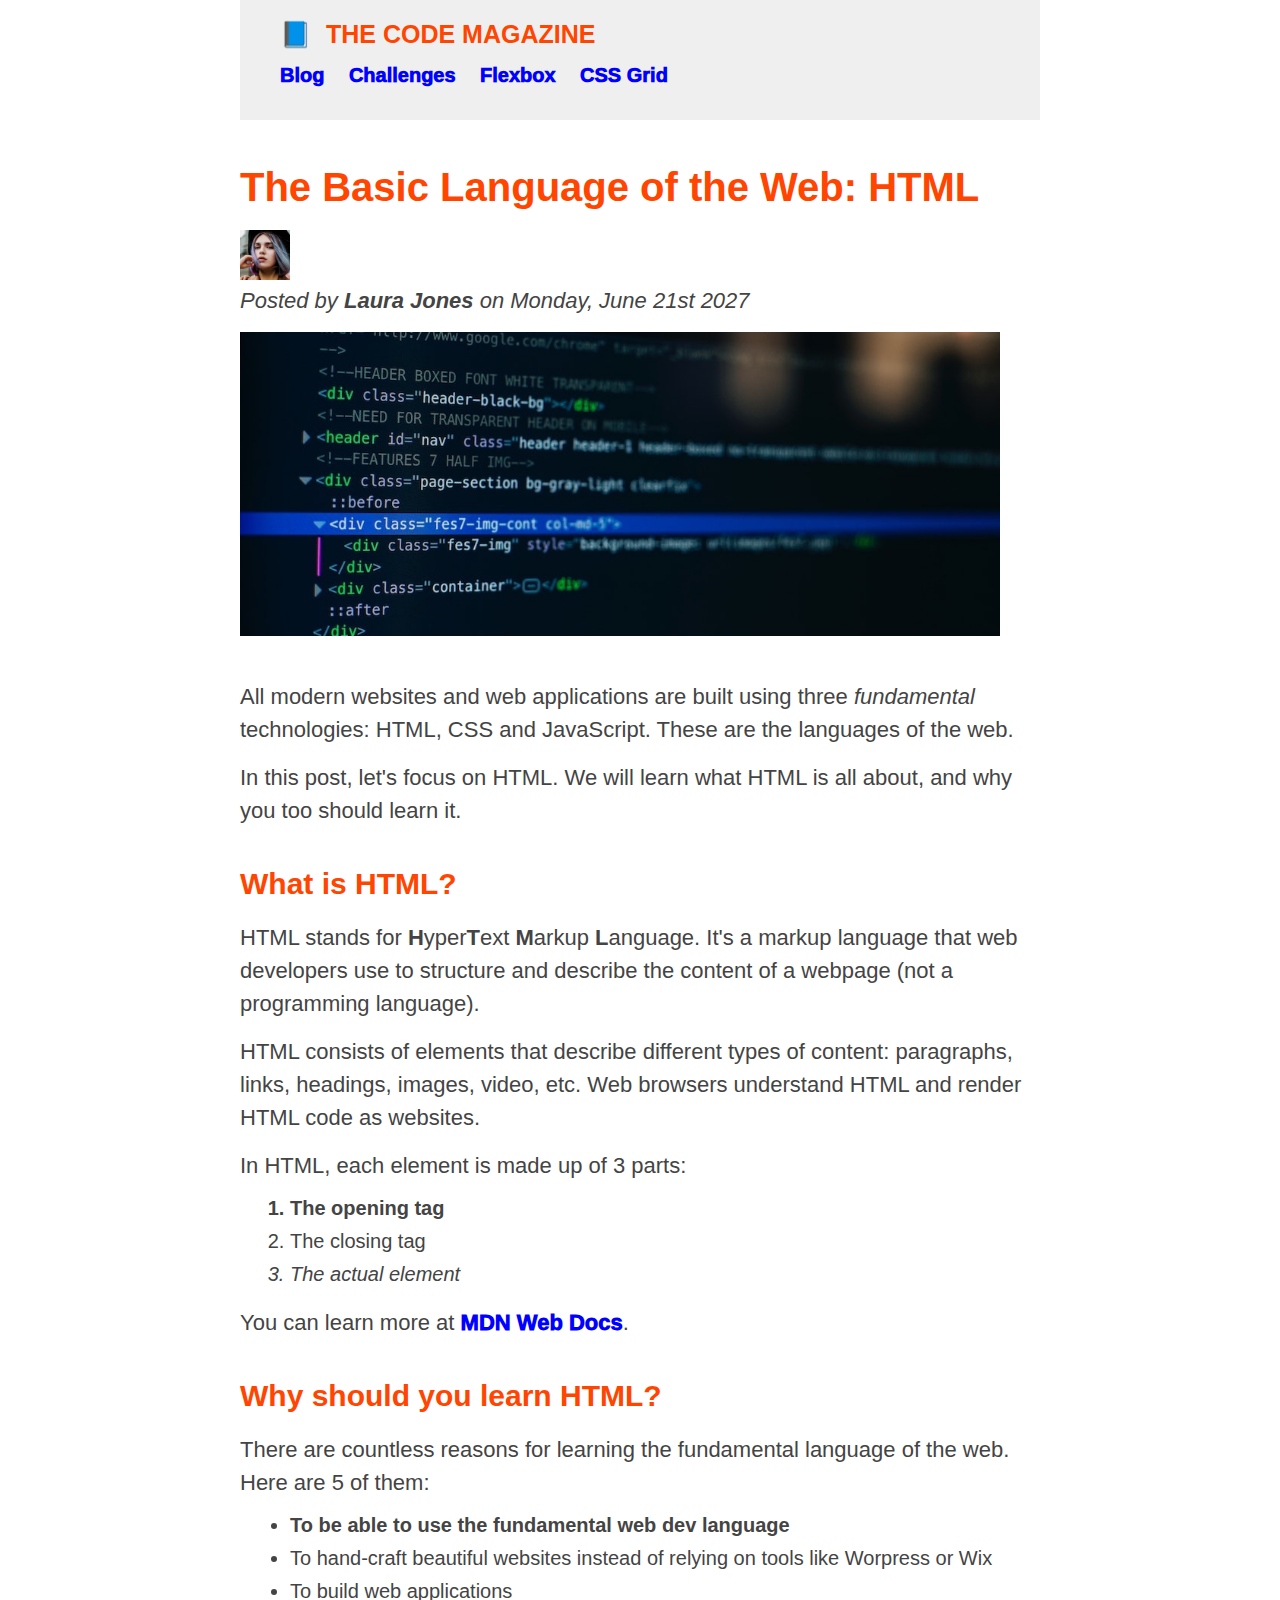
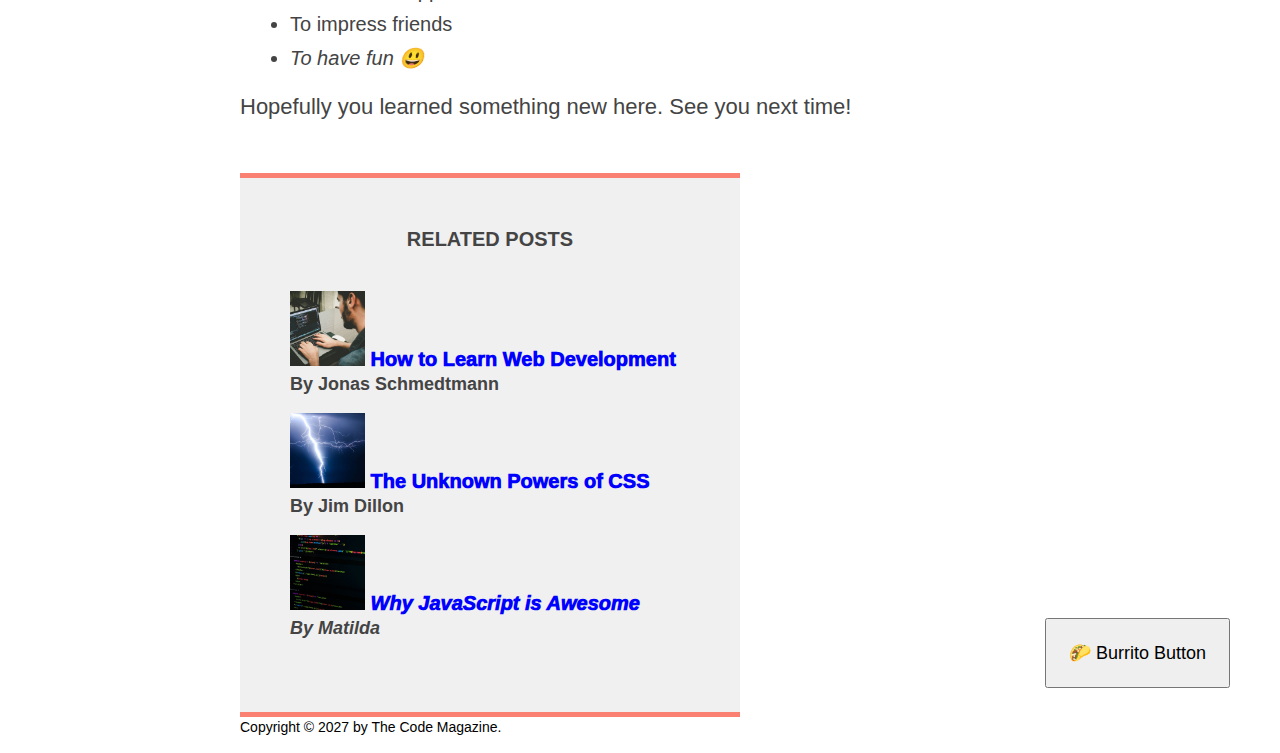
<file: starter/03-CSS-Fundamentals/index.html>
<!DOCTYPE html>
<html lang="en">
  <head>
    <meta charset="UTF-8" />
    <title>The Basic Language of the Web: HTML</title>
    <link rel="stylesheet" href="style.css" />
  </head>

  <body>
    <div class="container">
      <header class="main-header">
        <h1 class="title">📘 The Code Magazine</h1>

        <nav>
          <a href="blog.html">Blog</a>
          <a href="#">Challenges</a>
          <a href="#">Flexbox</a>
          <a href="#">CSS Grid</a>
        </nav>
      </header>

      <article class="article-1">
        <header class="post-header">
          <h2>The Basic Language of the Web: HTML</h2>

          <img
            src="img/laura-jones.jpg"
            alt="Headshot of Laura Jones"
            height="50"
            width="50"
          />

          <p id="author">
            Posted by <strong>Laura Jones</strong> on Monday, June 21st 2027
          </p>

          <img
            class="post-img"
            src="img/post-img.jpg"
            alt="HTML code on a screen"
            width="500"
            height="200"
          />
        </header>

        <p>
          All modern websites and web applications are built using three
          <em>fundamental</em>
          technologies: HTML, CSS and JavaScript. These are the languages of the
          web.
        </p>

        <p>
          In this post, let's focus on HTML. We will learn what HTML is all
          about, and why you too should learn it.
        </p>

        <h3>What is HTML?</h3>
        <p>
          HTML stands for <strong>H</strong>yper<strong>T</strong>ext
          <strong>M</strong>arkup <strong>L</strong>anguage. It's a markup
          language that web developers use to structure and describe the content
          of a webpage (not a programming language).
        </p>
        <p>
          HTML consists of elements that describe different types of content:
          paragraphs, links, headings, images, video, etc. Web browsers
          understand HTML and render HTML code as websites.
        </p>
        <p>In HTML, each element is made up of 3 parts:</p>

        <ol>
          <li>The opening tag</li>
          <li>The closing tag</li>
          <li>The actual element</li>
        </ol>

        <p>
          You can learn more at
          <a
            href="https://developer.mozilla.org/en-US/docs/Web/HTML"
            target="_blank"
            >MDN Web Docs</a
          >.
        </p>

        <h3>Why should you learn HTML?</h3>

        <p>
          There are countless reasons for learning the fundamental language of
          the web. Here are 5 of them:
        </p>

        <ul>
          <li>To be able to use the fundamental web dev language</li>
          <li>
            To hand-craft beautiful websites instead of relying on tools like
            Worpress or Wix
          </li>
          <li>To build web applications</li>
          <li>To impress friends</li>
          <li>To have fun 😃</li>
        </ul>

        <p>Hopefully you learned something new here. See you next time!</p>
      </article>

      <aside>
        <h4 class="related-post">Related posts</h4>

        <ul class="related">
          <li>
            <img
              src="img/related-1.jpg"
              alt="Person programming"
              width="75"
              width="75"
            />
            <a href="#">How to Learn Web Development</a>
            <p class="related-author">By Jonas Schmedtmann</p>
          </li>
          <li>
            <img
              src="img/related-2.jpg"
              alt="Lightning"
              width="75"
              heigth="75"
            />
            <a href="#">The Unknown Powers of CSS</a>
            <p class="related-author">By Jim Dillon</p>
          </li>
          <li>
            <img
              src="img/related-3.jpg"
              alt="JavaScript code on a screen"
              width="75"
              height="75"
            />
            <a href="#">Why JavaScript is Awesome</a>
            <p class="related-author">By Matilda</p>
          </li>
        </ul>
      </aside>

      <footer>
        <p id="copyright" class="copyyright text">
          Copyright &copy; 2027 by The Code Magazine.
        </p>
      </footer>
    </div>

    <button class="burrito">🌮 Burrito Button</button>
  </body>
</html>
</file>
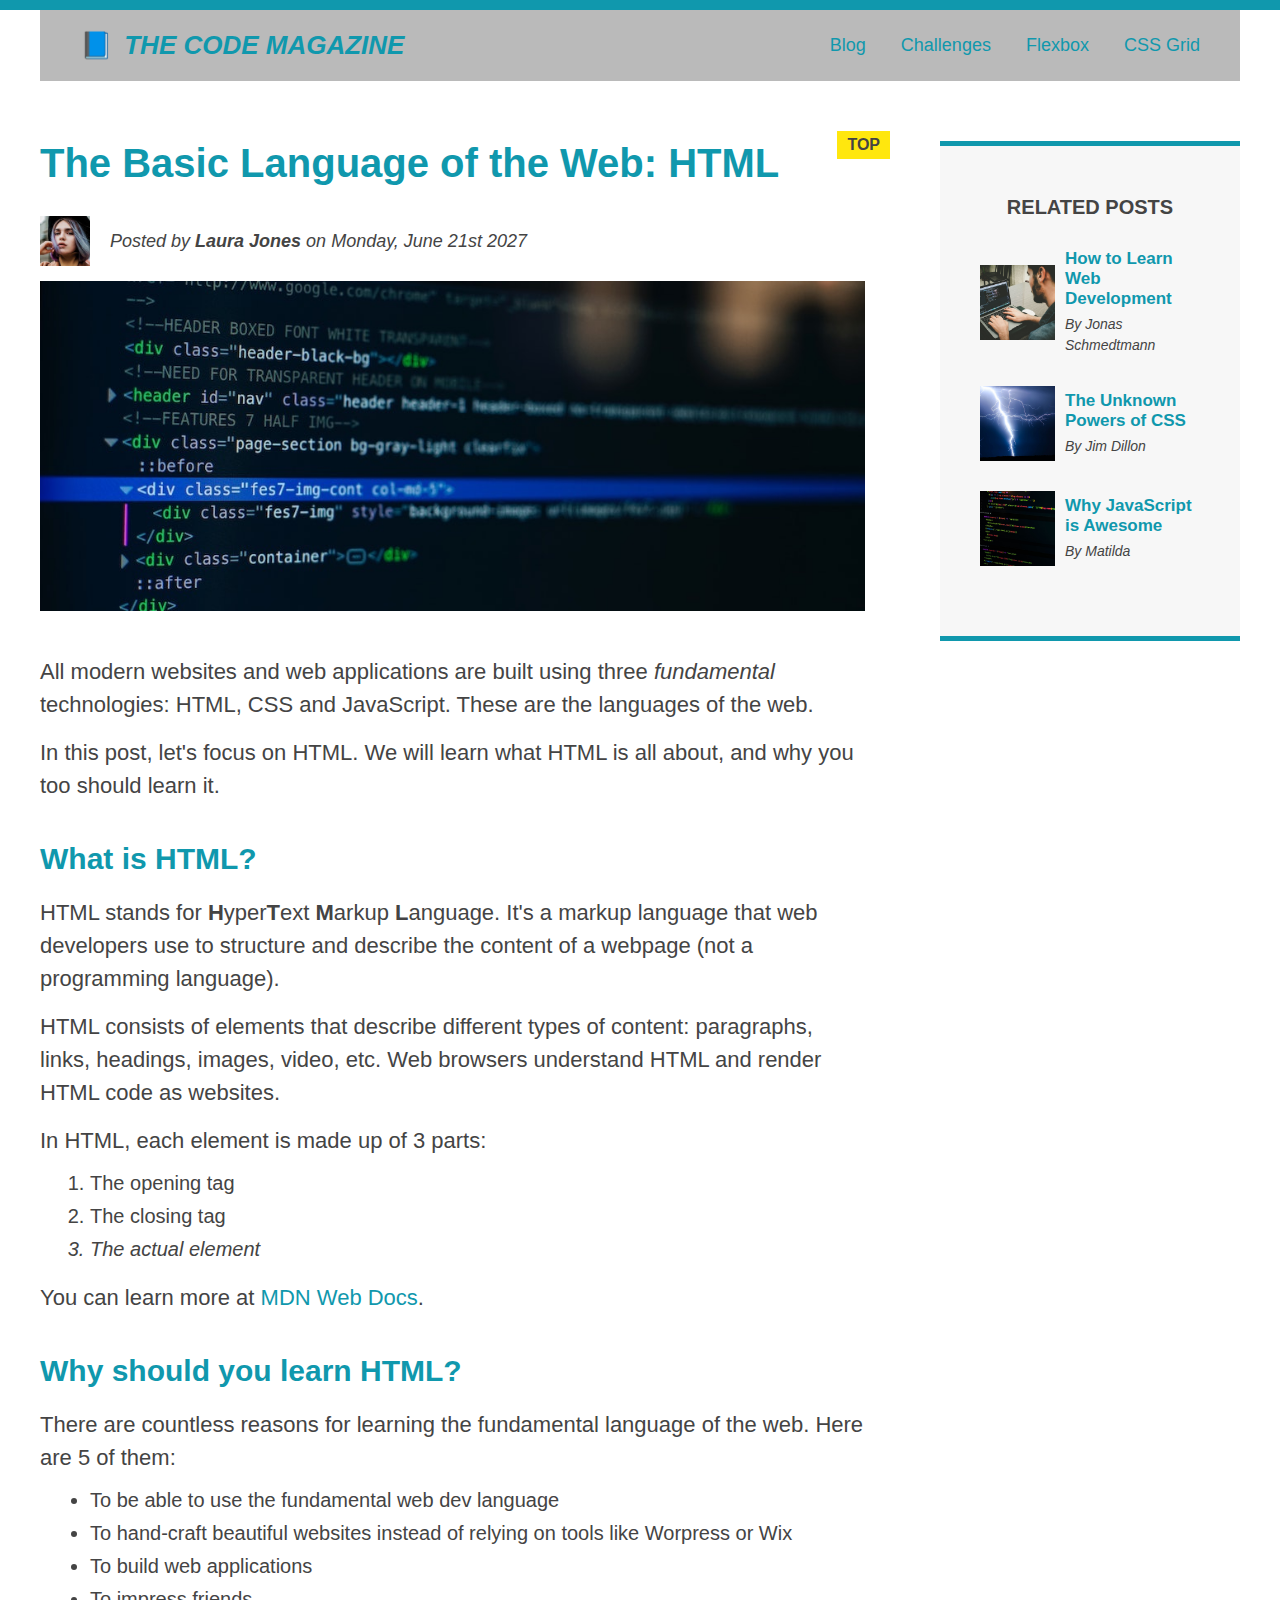
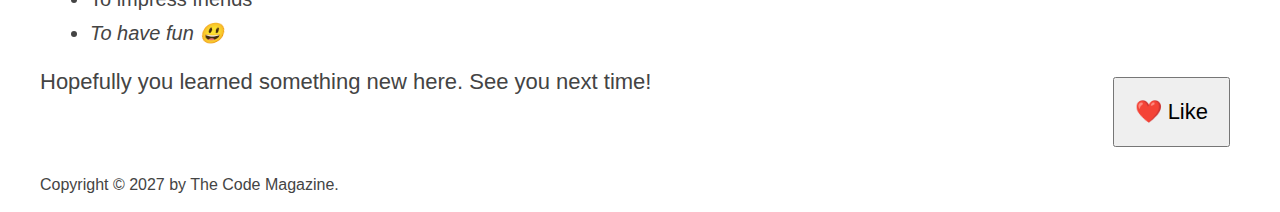
<file: starter/04-CSS-Layouts/index.html>
<!DOCTYPE html>
<html lang="en">
  <head>
    <meta charset="UTF-8" />
    <link href="style.css" rel="stylesheet" />

    <title>The Basic Language of the Web: HTML</title>
  </head>

  <body>
    <!--
    <h1>The Basic Language of the Web: HTML</h1>
    <h2>The Basic Language of the Web: HTML</h2>
    <h3>The Basic Language of the Web: HTML</h3>
    <h4>The Basic Language of the Web: HTML</h4>
    <h5>The Basic Language of the Web: HTML</h5>
    <h6>The Basic Language of the Web: HTML</h6>
    -->

    <div class="container">
      <header class="main-header">
        <h1>📘 The Code Magazine</h1>

        <nav>
          <!-- <strong>This is the navigation</strong> -->
          <a href="blog.html">Blog</a>
          <a href="#">Challenges</a>
          <a href="flexbox.html">Flexbox</a>
          <a href="css-grid.html">CSS Grid</a>
        </nav>
      </header>

      <div class="row">
        <article>
          <header class="post-header">
            <h2>The Basic Language of the Web: HTML</h2>
            <div class="author-box">
              <img
                src="img/laura-jones.jpg"
                alt="Headshot of Laura Jones"
                height="50"
                width="50"
                class="author-img"
              />

              <p id="author" class="author">
                Posted by <strong>Laura Jones</strong> on Monday, June 21st 2027
              </p>
            </div>
            <img
              src="img/post-img.jpg"
              alt="HTML code on a screen"
              width="500"
              height="200"
              class="post-img"
            />
            <button>❤️ Like</button>
          </header>

          <p>
            All modern websites and web applications are built using three
            <em>fundamental</em>
            technologies: HTML, CSS and JavaScript. These are the languages of
            the web.
          </p>

          <p>
            In this post, let's focus on HTML. We will learn what HTML is all
            about, and why you too should learn it.
          </p>

          <h3>What is HTML?</h3>
          <p>
            HTML stands for <strong>H</strong>yper<strong>T</strong>ext
            <strong>M</strong>arkup <strong>L</strong>anguage. It's a markup
            language that web developers use to structure and describe the
            content of a webpage (not a programming language).
          </p>
          <p>
            HTML consists of elements that describe different types of content:
            paragraphs, links, headings, images, video, etc. Web browsers
            understand HTML and render HTML code as websites.
          </p>
          <p>In HTML, each element is made up of 3 parts:</p>

          <ol>
            <li class="first-li">The opening tag</li>
            <li>The closing tag</li>
            <li>The actual element</li>
          </ol>

          <p>
            You can learn more at
            <a
              href="https://developer.mozilla.org/en-US/docs/Web/HTML"
              target="_blank"
              >MDN Web Docs</a
            >.
          </p>

          <h3>Why should you learn HTML?</h3>

          <p>
            There are countless reasons for learning the fundamental language of
            the web. Here are 5 of them:
          </p>

          <ul>
            <li class="first-li">
              To be able to use the fundamental web dev language
            </li>
            <li>
              To hand-craft beautiful websites instead of relying on tools like
              Worpress or Wix
            </li>
            <li>To build web applications</li>
            <li>To impress friends</li>
            <li>To have fun 😃</li>
          </ul>

          <p>Hopefully you learned something new here. See you next time!</p>
        </article>

      <aside>
        <h4>Related posts</h4>

        <ul class="related">
          <li class="related-post">
            <img
              src="img/related-1.jpg"
              alt="Person programming"
              width="75"
              height="75"
            />
            <div>
              <a href="#" class="related-link">How to Learn Web Development</a>
              <p class="related-author">By Jonas Schmedtmann</p>
            </div>
          </li>
          <li class="related-post">
            <img
              src="img/related-2.jpg"
              alt="Lightning"
              width="75"
              height="75"
            />
            <div>
              <a href="#" class="related-link">The Unknown Powers of CSS</a>
              <p class="related-author">By Jim Dillon</p>
            </div>
          </li>
          <li class="related-post">
            <img
              src="img/related-3.jpg"
              alt="JavaScript code on a screen"
              width="75"
              height="75"
            />
            <div>
              <a href="#" class="related-link">Why JavaScript is Awesome</a>
              <p class="related-author">By Matilda</p>
            </div>
          </li>
        </ul>
      </aside>
    </div>

    <footer>
      <p id="copyright" class="copyright text">
        Copyright &copy; 2027 by The Code Magazine.
      </p>
    </footer>
  </body>
</html>
</file>
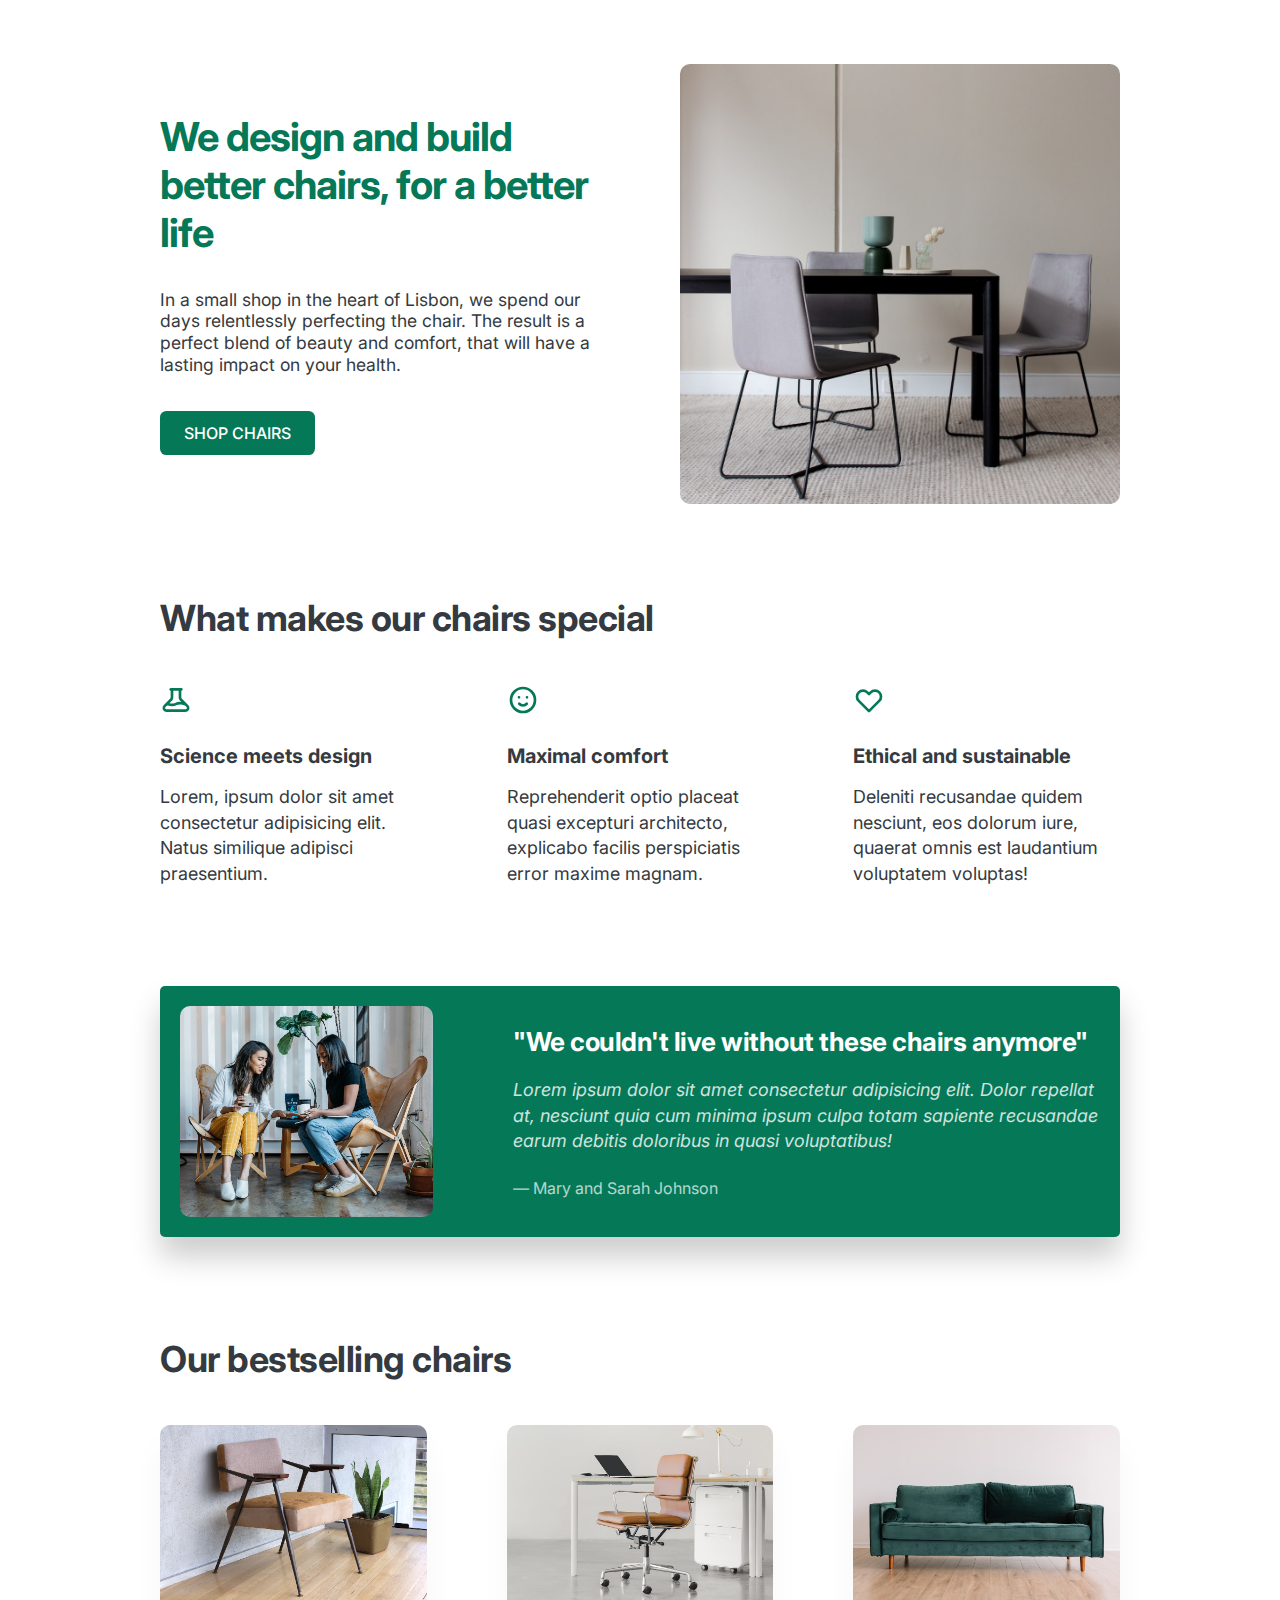
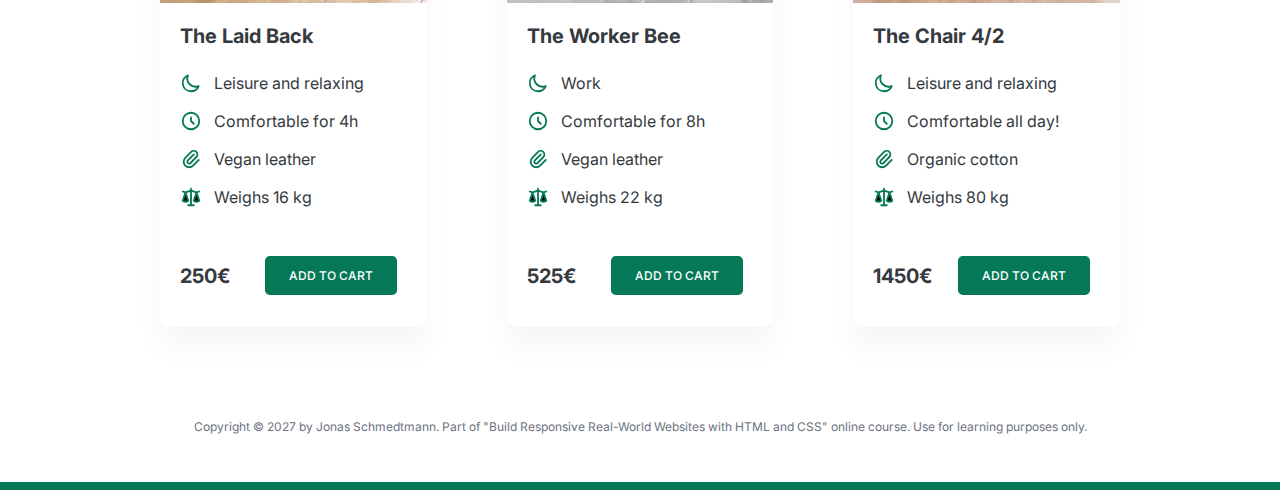
<file: starter/05-Design/index.html>
<!DOCTYPE html>
<html lang="en">
  <head>
    <meta charset="UTF-8" />
    <meta http-equiv="X-UA-Compatible" content="IE=edge" />
    <meta name="viewport" content="width=device-width, initial-scale=1.0" />
    <link rel="preconnect" href="https://fonts.googleapis.com" />
    <link rel="preconnect" href="https://fonts.gstatic.com" crossorigin />
    <link
      href="https://fonts.googleapis.com/css2?family=Inter:wght@300;400;500;600;700;800;900&family=Lato:ital,wght@0,100;0,300;0,400;0,700;0,900;1,100;1,300;1,400;1,700&display=swap"
      rel="stylesheet"
    />
    <link rel="stylesheet" href="style.css" />
    <title>Lisbon Chair Shop</title>
  </head>
  <body>
    <div class="container">
      <header>
        <div class="header-text-box">
          <h1>We design and build better chairs, for a better life</h1>
          <p class="header-text">
            In a small shop in the heart of Lisbon, we spend our days
            relentlessly perfecting the chair. The result is a perfect blend of
            beauty and comfort, that will have a lasting impact on your health.
          </p>
          <a class="btn btn--big" href="#">Shop chairs</a>
        </div>
        <img src="hero.jpg" alt="Photo" />
      </header>

      <section>
        <h2>What makes our chairs special</h2>
        <div class="grid-3-cols">
          <div>
            <svg
              xmlns="http://www.w3.org/2000/svg"
              class="features-icon"
              fill="none"
              viewBox="0 0 24 24"
              stroke="currentColor"
              stroke-width="2"
            >
              <path
                stroke-linecap="round"
                stroke-linejoin="round"
                d="M19.428 15.428a2 2 0 00-1.022-.547l-2.387-.477a6 6 0 00-3.86.517l-.318.158a6 6 0 01-3.86.517L6.05 15.21a2 2 0 00-1.806.547M8 4h8l-1 1v5.172a2 2 0 00.586 1.414l5 5c1.26 1.26.367 3.414-1.415 3.414H4.828c-1.782 0-2.674-2.154-1.414-3.414l5-5A2 2 0 009 10.172V5L8 4z"
              />
            </svg>
            <p class="features-title"><strong>Science meets design</strong></p>
            <p class="features-text">
              Lorem, ipsum dolor sit amet consectetur adipisicing elit. Natus
              similique adipisci praesentium.
            </p>
          </div>

          <div>
            <svg
              xmlns="http://www.w3.org/2000/svg"
              class="features-icon"
              fill="none"
              viewBox="0 0 24 24"
              stroke="currentColor"
              stroke-width="2"
            >
              <path
                stroke-linecap="round"
                stroke-linejoin="round"
                d="M14.828 14.828a4 4 0 01-5.656 0M9 10h.01M15 10h.01M21 12a9 9 0 11-18 0 9 9 0 0118 0z"
              />
            </svg>
            <p class="features-title">
              <strong>Maximal comfort</strong>
            </p>
            <p class="features-text">
              Reprehenderit optio placeat quasi excepturi architecto, explicabo
              facilis perspiciatis error maxime magnam.
            </p>
          </div>

          <div>
            <svg
              xmlns="http://www.w3.org/2000/svg"
              class="features-icon"
              fill="none"
              viewBox="0 0 24 24"
              stroke="currentColor"
              stroke-width="2"
            >
              <path
                stroke-linecap="round"
                stroke-linejoin="round"
                d="M4.318 6.318a4.5 4.5 0 000 6.364L12 20.364l7.682-7.682a4.5 4.5 0 00-6.364-6.364L12 7.636l-1.318-1.318a4.5 4.5 0 00-6.364 0z"
              />
            </svg>
            <p class="features-title">
              <strong>Ethical and sustainable</strong>
            </p>
            <p class="features-text">
              Deleniti recusandae quidem nesciunt, eos dolorum iure, quaerat
              omnis est laudantium voluptatem voluptas!
            </p>
          </div>
        </div>
      </section>

      <section class="testimonial-section">
        <div class="grid-3-cols">
          <img src="customers.jpg" alt="People sitting on chairs" />
          <div class="testimonial-box">
            <h2>"We couldn't live without these chairs anymore"</h2>
            <blockquote class="testimonial-text">
              Lorem ipsum dolor sit amet consectetur adipisicing elit. Dolor
              repellat at, nesciunt quia cum minima ipsum culpa totam sapiente
              recusandae earum debitis doloribus in quasi voluptatibus!
            </blockquote>
            <p class="testimonial-author">&mdash; Mary and Sarah Johnson</p>
          </div>
        </div>
      </section>

      <section>
        <h2>Our bestselling chairs</h2>
        <div class="grid-3-cols">
          <figure class="chair">
            <img src="chair-1.jpg" alt="Chair" />
            <div class="chair-box">
              <h3>The Laid Back</h3>
              <ul class="chair-details">
                <li>
                  <svg
                    xmlns="http://www.w3.org/2000/svg"
                    class="chairs-icon"
                    fill="none"
                    viewBox="0 0 24 24"
                    stroke="currentColor"
                    stroke-width="2"
                  >
                    <path
                      stroke-linecap="round"
                      stroke-linejoin="round"
                      d="M20.354 15.354A9 9 0 018.646 3.646 9.003 9.003 0 0012 21a9.003 9.003 0 008.354-5.646z"
                    />
                  </svg>
                  <span>Leisure and relaxing</span>
                </li>
                <li>
                  <svg xmlns="http://www.w3.org/2000/svg" class="chairs-icon" fill="none" viewBox="0 0 24 24" stroke="currentColor" stroke-width="2">
                    <path stroke-linecap="round" stroke-linejoin="round" d="M12 8v4l3 3m6-3a9 9 0 11-18 0 9 9 0 0118 0z" />
                  </svg>
                  <span>Comfortable for 4h</span>
                </li>
                <li>
                  <svg
                    xmlns="http://www.w3.org/2000/svg"
                    class="chairs-icon"
                    fill="none"
                    viewBox="0 0 24 24"
                    stroke="currentColor"
                    stroke-width="2"
                  >
                    <path
                      stroke-linecap="round"
                      stroke-linejoin="round"
                      d="M15.172 7l-6.586 6.586a2 2 0 102.828 2.828l6.414-6.586a4 4 0 00-5.656-5.656l-6.415 6.585a6 6 0 108.486 8.486L20.5 13"
                    />
                  </svg>
                  <span>Vegan leather</span>
                </li>
                <li>
                  <svg xmlns="http://www.w3.org/2000/svg" class="chairs-icon fill="none" viewBox="0 0 24 24" stroke="currentColor" stroke-width="2">
                    <path stroke-linecap="round" stroke-linejoin="round" d="M3 6l3 1m0 0l-3 9a5.002 5.002 0 006.001 0M6 7l3 9M6 7l6-2m6 2l3-1m-3 1l-3 9a5.002 5.002 0 006.001 0M18 7l3 9m-3-9l-6-2m0-2v2m0 16V5m0 16H9m3 0h3" />
                  </svg>
                  <span>Weighs 16 kg</span>
                </li>
              </ul>
              <div class="chair-price">
                <strong>250€</strong>
                <a href="#" class="btn btn-small">Add to cart</a>
              </div>
            </div>
          </figure>

          <figure class="chair">
            <img src="chair-2.jpg" alt="Chair" />
            <div class="chair-box">
              <h3>The Worker Bee</h3>
              <ul class="chair-details">
                <li>
                  <svg
                    xmlns="http://www.w3.org/2000/svg"
                    class="chairs-icon"
                    fill="none"
                    viewBox="0 0 24 24"
                    stroke="currentColor"
                    stroke-width="2"
                  >
                    <path
                      stroke-linecap="round"
                      stroke-linejoin="round"
                      d="M20.354 15.354A9 9 0 018.646 3.646 9.003 9.003 0 0012 21a9.003 9.003 0 008.354-5.646z"
                    />
                  </svg>
                  <span>Work</span>
                </li>
                <li>
                  <svg xmlns="http://www.w3.org/2000/svg" class="chairs-icon" fill="none" viewBox="0 0 24 24" stroke="currentColor" stroke-width="2">
                    <path stroke-linecap="round" stroke-linejoin="round" d="M12 8v4l3 3m6-3a9 9 0 11-18 0 9 9 0 0118 0z" />
                  </svg>
                  <span>Comfortable for 8h</span>
                </li>
                <li>
                  <svg
                    xmlns="http://www.w3.org/2000/svg"
                    class="chairs-icon"
                    fill="none"
                    viewBox="0 0 24 24"
                    stroke="currentColor"
                    stroke-width="2"
                  >
                    <path
                      stroke-linecap="round"
                      stroke-linejoin="round"
                      d="M15.172 7l-6.586 6.586a2 2 0 102.828 2.828l6.414-6.586a4 4 0 00-5.656-5.656l-6.415 6.585a6 6 0 108.486 8.486L20.5 13"
                    />
                  </svg>
                  <span>Vegan leather</span>
                </li>
                <li>
                  <svg xmlns="http://www.w3.org/2000/svg" class="chairs-icon fill="none" viewBox="0 0 24 24" stroke="currentColor" stroke-width="2">
                    <path stroke-linecap="round" stroke-linejoin="round" d="M3 6l3 1m0 0l-3 9a5.002 5.002 0 006.001 0M6 7l3 9M6 7l6-2m6 2l3-1m-3 1l-3 9a5.002 5.002 0 006.001 0M18 7l3 9m-3-9l-6-2m0-2v2m0 16V5m0 16H9m3 0h3" />
                  </svg>
                  <span>Weighs 22 kg</span>
                </li>
              </ul>
              <div class="chair-price">
                <strong>525€</strong>
                <a href="#" class="btn btn-small">Add to cart</a>
              </div>
            </div>
          </figure>

          <figure class="chair">
            <img src="chair-3.jpg" alt="Chair" />
            <div class="chair-box">
              <h3>The Chair 4/2</h3>
              <ul class="chair-details">
                <li>
                  <svg
                  xmlns="http://www.w3.org/2000/svg"
                  class="chairs-icon"
                  fill="none"
                  viewBox="0 0 24 24"
                  stroke="currentColor"
                  stroke-width="2"
                >
                  <path
                    stroke-linecap="round"
                    stroke-linejoin="round"
                    d="M20.354 15.354A9 9 0 018.646 3.646 9.003 9.003 0 0012 21a9.003 9.003 0 008.354-5.646z"
                  />
                </svg>
                  <span>Leisure and relaxing</span>
                </li>
                <li>
                  <svg xmlns="http://www.w3.org/2000/svg" class="chairs-icon" fill="none" viewBox="0 0 24 24" stroke="currentColor" stroke-width="2">
                    <path stroke-linecap="round" stroke-linejoin="round" d="M12 8v4l3 3m6-3a9 9 0 11-18 0 9 9 0 0118 0z" />
                  </svg>
                  <span>Comfortable all day!</span>
                </li>
                <li>
                  <svg
                  xmlns="http://www.w3.org/2000/svg"
                  class="chairs-icon"
                  fill="none"
                  viewBox="0 0 24 24"
                  stroke="currentColor"
                  stroke-width="2"
                >
                  <path
                    stroke-linecap="round"
                    stroke-linejoin="round"
                    d="M15.172 7l-6.586 6.586a2 2 0 102.828 2.828l6.414-6.586a4 4 0 00-5.656-5.656l-6.415 6.585a6 6 0 108.486 8.486L20.5 13"
                  />
                  <span>Organic cotton</span>
                </li>
                <li>
                  <svg xmlns="http://www.w3.org/2000/svg" class="chairs-icon fill="none" viewBox="0 0 24 24" stroke="currentColor" stroke-width="2">
                    <path stroke-linecap="round" stroke-linejoin="round" d="M3 6l3 1m0 0l-3 9a5.002 5.002 0 006.001 0M6 7l3 9M6 7l6-2m6 2l3-1m-3 1l-3 9a5.002 5.002 0 006.001 0M18 7l3 9m-3-9l-6-2m0-2v2m0 16V5m0 16H9m3 0h3" />
                  </svg>
                  <span>Weighs 80 kg</span>
                </li>
              </ul>
              <div class="chair-price">
                <strong>1450€</strong>
                <a href="#" class="btn btn-small">Add to cart</a>
              </div>
            </div>
          </figure>
        </div>
      </section>

      <footer>
        Copyright &copy; 2027 by Jonas Schmedtmann. Part of "Build Responsive
        Real-World Websites with HTML and CSS" online course. Use for learning
        purposes only.
      </footer>
    </div>
  </body>
</html>
</file>
<file: Converse/style.css>
* {
  margin: 0;
  padding: 0;
  box-sizing: border-box;
}

body {
  font-family: sans-serif;
  line-height: 1.4;
}

/* PRODUCT */

.image-1 {
  float: left;
}
.product {
  border: 4px solid black;
  width: 825px;
  margin: 50px auto;
  position: relative;
}

.product-title {
  text-align: center;
  font-size: 22px;
  text-transform: uppercase;
  background-color: #f7f7f7;
  padding: 15px;
}

/* PRODUCT INFORMATION */

.element-1 {
  width: 243px;
  float: left;
  margin-right: 40px;
  margin-left: 40px;
  margin-top: 20px;
}

.element-2 {
  width: 243px;
  float: right;
  margin-top: 20px;
}

.price {
  font-size: 24px;
  display: inline-block;
  margin-right: 50px;
}

.shipping {
  font-size: 12px;
  text-transform: uppercase;
  font-weight: bold;
  color: #777;
  margin-bottom: 20px;
  display: inline-block;
}

.sale {
  background-color: #ec2f2f;
  color: #fff;
  font-size: 12px;
  text-transform: uppercase;
  font-weight: bold;
  letter-spacing: 2px;
  padding: 7px 15px;
  display: inline-block;
  position: absolute;
  top: -17px;
  left: -38px;

  /*   width: 40px;
  text-align: center; */
}

.more-info:link,
.more-info:visited {
  color: black;
  margin-bottom: 30px;
  display: inline-block;
}

.more-info:hover,
.more-info:active {
  text-decoration: none;
}

.color {
  background-color: #000;
  height: 22px;
  width: 22px;
  display: inline-block;
  margin-right: 10px;
}

.color-blue {
  background-color: #2f6ee2;
}
.color-red {
  background-color: #ec2f2f;
}
.color-yellow {
  background-color: #f0bf1e;
}
.color-green {
  background-color: #90cc20;
}
.color-brown {
  background-color: #885214;
}

/* PRODUCT DETAILS */
.details-title {
  text-transform: uppercase;
  font-size: 16px;
  margin-bottom: 15px;
  padding-right: 80px;
  float: right;
}

.details-list {
  list-style: square;
  margin-left: 20px;
}

.details-list li {
  margin-bottom: 10px;
}

/* BUTTON */
.add-cart {
  background-color: #000;
  border: none;
  color: #fff;
  font-size: 20px;
  text-transform: uppercase;
  cursor: pointer;
  padding: 15px;
  width: 100%;
  border-top: 4px solid black;
}

.add-cart:hover {
  color: #000;
  background-color: #fff;
}
</file>
<file: final/03-CSS-Fundamentals/style.css>
* {
  /* border-top: 10px solid #1098ad; */
  margin: 0;
  padding: 0;
}

/* PAGE SECTIONS */
body {
  color: #444;
  font-family: sans-serif;

  border-top: 10px solid #1098ad;
  position: relative;
}

.container {
  width: 800px;
  /* margin-left: auto;
  margin-right: auto; */
  margin: 0 auto;
}

.main-header {
  background-color: #f7f7f7;
  /* padding: 20px;
  padding-left: 40px;
  padding-right: 40px; */
  padding: 20px 40px;
  margin-bottom: 60px;
  /* height: 80px; */
}

nav {
  font-size: 18px;
  /* text-align: center; */
}

article {
  margin-bottom: 60px;
}

.post-header {
  margin-bottom: 40px;
  /* position: relative; */
}

aside {
  background-color: #f7f7f7;
  border-top: 5px solid #1098ad;
  border-bottom: 5px solid #1098ad;
  /* padding-top: 50px;
  padding-bottom: 50px; */
  padding: 50px 0;
  width: 500px;
}

/* SMALLER ELEMENTS */
h1,
h2,
h3 {
  color: #1098ad;
}

h1 {
  font-size: 26px;
  text-transform: uppercase;
  font-style: italic;
}

h2 {
  font-size: 40px;
  margin-bottom: 30px;
}

h3 {
  font-size: 30px;
  margin-bottom: 20px;
  margin-top: 40px;
}

h4 {
  font-size: 20px;
  text-transform: uppercase;
  text-align: center;
}

p {
  font-size: 22px;
  line-height: 1.5;
  margin-bottom: 15px;
}

ul,
ol {
  margin-left: 50px;
  margin-bottom: 20px;
}

li {
  font-size: 20px;
  margin-bottom: 10px;
  /* display: inline; */
}

li:last-child {
  margin-bottom: 0;
}

/* footer p {
  font-size: 16px;
} */

/* article header p {
  font-style: italic;
} */

#author {
  font-style: italic;
  font-size: 18px;
}

#copyright {
  font-size: 16px;
}

.related-author {
  font-size: 18px;
  font-weight: bold;
}

/* ul {
  list-style: none;
} */

.related {
  list-style: none;
}

body {
  /* background-color: orangered; */
}

/* .first-li {
  font-weight: bold;
} */

li:first-child {
  font-weight: bold;
}

li:last-child {
  font-style: italic;
}

li:nth-child(even) {
  /* color: red; */
}

/* Misconception: this won't work! */
article p:first-child {
  color: red;
}

/* Styling links */
a:link {
  color: #1098ad;
  text-decoration: none;
}

a:visited {
  /* color: #777; */
  color: #1098ad;
}

a:hover {
  color: orangered;
  font-weight: bold;
  text-decoration: underline orangered;
}

a:active {
  background-color: black;
  font-style: italic;
}
/* LVHA */

.post-img {
  width: 100%;
  height: auto;
}

nav a:link {
  /* background-color: orangered;
  margin: 20px;
  padding: 20px;

  display: block; */

  margin-right: 30px;
  margin-top: 10px;
  display: inline-block;
}

nav a:link:last-child {
  margin-right: 0;
}

button {
  font-size: 22px;
  padding: 20px;
  cursor: pointer;

  position: absolute;
  /* top: 50px;
  left: 50px; */
  bottom: 50px;
  right: 50px;
}

h1::first-letter {
  font-style: normal;
  margin-right: 5px;
}

h3 + p::first-line {
  /* color: red; */
}

h2 {
  /* background-color: orange; */
  position: relative;
}

h2::before {
  content: "TOP";
  background-color: #ffe70e;
  color: #444;
  font-size: 16px;
  font-weight: bold;
  display: inline-block;
  padding: 5px 10px;
  position: absolute;
  top: -10px;
  right: -25px;
}

/* Resolving conflicts */
/* #copyright {
  color: red;
}

.copyright {
  color: blue;
}

.text {
  color: yellow;
}

footer p {
  color: green !important;
} */

/* nav a:link,
nav p {
  font-size: 18px;
} */
</file>
<file: final/04-CSS-Layouts/style.css>
* {
  /* border-top: 10px solid #1098ad; */
  margin: 0;
  padding: 0;
  box-sizing: border-box;
}

/* PAGE SECTIONS */
body {
  color: #444;
  font-family: sans-serif;

  border-top: 10px solid #1098ad;
  position: relative;
}

.container {
  width: 1200px;
  /* margin-left: auto;
  margin-right: auto; */
  margin: 0 auto;
}

.main-header {
  background-color: #f7f7f7;
  /* padding: 20px;
  padding-left: 40px;
  padding-right: 40px; */
  padding: 20px 40px;
  /* margin-bottom: 60px; */
  /* height: 80px; */
}

nav {
  font-size: 18px;
  /* text-align: center; */
}

article {
  /* margin-bottom: 60px; */
}

.post-header {
  margin-bottom: 40px;
  /* position: relative; */
}

aside {
  background-color: #f7f7f7;
  border-top: 5px solid #1098ad;
  border-bottom: 5px solid #1098ad;
  padding: 50px 40px;
}

/* SMALLER ELEMENTS */
h1,
h2,
h3 {
  color: #1098ad;
}

h1 {
  font-size: 26px;
  text-transform: uppercase;
  font-style: italic;
}

h2 {
  font-size: 40px;
  margin-bottom: 30px;
}

h3 {
  font-size: 30px;
  margin-bottom: 20px;
  margin-top: 40px;
}

h4 {
  font-size: 20px;
  text-transform: uppercase;
  text-align: center;
  margin-bottom: 30px;
}

p {
  font-size: 22px;
  line-height: 1.5;
  margin-bottom: 15px;
}

ul,
ol {
  margin-left: 50px;
  margin-bottom: 20px;
}

li {
  font-size: 20px;
  margin-bottom: 10px;
  /* display: inline; */
}

li:last-child {
  margin-bottom: 0;
}

/* footer p {
  font-size: 16px;
} */

/* article header p {
  font-style: italic;
} */

#author {
  font-style: italic;
  font-size: 18px;
}

#copyright {
  font-size: 16px;
}

.related-author {
  font-size: 18px;
  font-weight: bold;
}

/* ul {
  list-style: none;
} */

.related {
  list-style: none;
  margin-left: 0;
}

body {
  /* background-color: orangered; */
}

/* .first-li {
  font-weight: bold;
} */

li:first-child {
  font-weight: bold;
}

li:last-child {
  font-style: italic;
}

li:nth-child(even) {
  /* color: red; */
}

/* Misconception: this won't work! */
article p:first-child {
  color: red;
}

/* Styling links */
a:link {
  color: #1098ad;
  text-decoration: none;
}

a:visited {
  /* color: #777; */
  color: #1098ad;
}

a:hover {
  color: orangered;
  font-weight: bold;
  text-decoration: underline orangered;
}

a:active {
  background-color: black;
  font-style: italic;
}
/* LVHA */

.post-img {
  width: 100%;
  height: auto;
}

nav a:link {
  /* background-color: orangered;
  margin: 20px;
  padding: 20px;

  display: block; */

  margin-right: 30px;
  display: inline-block;
}

nav a:link:last-child {
  margin-right: 0;
}

button {
  font-size: 22px;
  padding: 20px;
  cursor: pointer;

  position: absolute;
  /* top: 50px;
  left: 50px; */
  bottom: 50px;
  right: 50px;
}

h1::first-letter {
  font-style: normal;
  margin-right: 5px;
}

h3 + p::first-line {
  /* color: red; */
}

h2 {
  /* background-color: orange; */
  position: relative;
}

h2::before {
  content: "TOP";
  background-color: #ffe70e;
  color: #444;
  font-size: 16px;
  font-weight: bold;
  display: inline-block;
  padding: 5px 10px;
  position: absolute;
  top: -10px;
  right: -25px;
}

/* Resolving conflicts */
/* #copyright {
  color: red;
}

.copyright {
  color: blue;
}

.text {
  color: yellow;
}

footer p {
  color: green !important;
} */

/* nav a:link,
nav p {
  font-size: 18px;
} */

/* FLOATS */
/*
.author-img {
  float: left;
  margin-bottom: 20px;
}

.author {
  float: left;
  margin-top: 10px;
  margin-left: 20px;
}

h1 {
  float: left;
}

nav {
  float: right;
}

.clear {
  clear: both;
}

.clearfix::after {
  clear: both;
  content: "";
  display: block;
}

article {
  width: 825px;
  float: left;
}

aside {
  width: 300px;
  float: right;
}

footer {
  clear: both;
}
*/

/* FLEXBOX */
.main-header {
  display: flex;
  align-items: center;
  justify-content: space-between;
}

.author-box {
  display: flex;
  align-items: center;
  margin-bottom: 15px;
}

.author {
  margin-bottom: 0;
  margin-left: 15px;
}

.related-post {
  display: flex;
  align-items: center;
  gap: 20px;
  margin-bottom: 30px;
}

.related-link:link {
  font-size: 17px;
  font-weight: bold;
  font-style: normal;
  margin-bottom: 5px;
  display: block;
}

.related-author {
  margin-bottom: 0;
  font-size: 14px;
  font-weight: normal;
  font-style: italic;
}

/* FLEXBOX LAYOUT */
/* .row {
  display: flex;
  align-items: flex-start;
  gap: 75px;
  margin-bottom: 60px;
}

article {
  flex: 1;
  margin-bottom: 0;
}

aside {
  
  DEFAULTS:
  flex-grow: 0;
  flex-shrink: 1;
  flex-basis: auto;

  flex: 0 0 300px;
} */

/* CSS GRID LAYOUT */
.container {
  display: grid;
  grid-template-columns: 1fr 300px;
  column-gap: 75px;
  row-gap: 60px;
  align-items: start;
}

.main-header {
  /* grid-column: 1 / span 2; */
  grid-column: 1 / -1;
}

article {
}

aside {
}

footer {
  grid-column: 1 / -1;
}
</file>
<file: final/05-Design/style.css>
/*
SPACING SYSTEM (px)
2 / 4 / 8 / 12 / 16 / 24 / 32 / 48 / 64 / 80 / 96 / 128

FONT SIZE SYSTEM (px)
10 / 12 / 14 / 16 / 18 / 20 / 24 / 30 / 36 / 44 / 52 / 62 / 74 / 86 / 98
*/

/* 
MAIN COLOR: #087f5b
GREY COLOR: #343a40
*/

* {
  margin: 0;
  padding: 0;
  box-sizing: border-box;
}

/* ------------------------ */
/* GENERAL STYLES */
/* ------------------------ */
body {
  font-family: "Inter", sans-serif;
  color: #343a40;
  border-bottom: 8px solid #087f5b;
}

.container {
  width: 960px;
  margin: 0 auto;
}

header,
section {
  margin-bottom: 96px;
}

h2 {
  margin-bottom: 48px;
  font-size: 36px;
  letter-spacing: -0.5px;
  /* 24 / 30 / 36 */
}

.grid-3-cols {
  display: grid;
  grid-template-columns: repeat(3, 1fr);
  column-gap: 80px;
}

.btn:link,
.btn:visited {
  background-color: #087f5b;
  color: #fff;
  text-decoration: none;
  text-transform: uppercase;
  font-weight: 500;

  display: inline-block;
  border-radius: 100px;
}

.btn:hover,
.btn:active {
  background-color: #099268;
}

.btn--big {
  font-size: 18px;
  padding: 16px 32px;
}

.btn--small {
  font-size: 14px;
  padding: 8px 12px;
}

img {
  border-radius: 12px;
}

/* ------------------------ */
/* COMPONENT STYLES */
/* ------------------------ */

/* HEADER */
header {
  display: grid;
  grid-template-columns: repeat(2, 1fr);
  column-gap: 80px;
  margin-top: 64px;
}

.header-text-box {
  align-self: center;
}

h1 {
  margin-bottom: 32px;
  font-size: 44px;
  line-height: 1.1;
  letter-spacing: -1px;
  /* 44 / 52 / 62 */

  /* text-shadow: 0 5px 5px rgba(0, 0, 0, 0.2); */
}

.header-text {
  margin-bottom: 24px;
  font-size: 18px;
  line-height: 1.7;
}

img {
  width: 100%;
}

/* FEATURES */
.features-icon {
  stroke: #087f5b;
  width: 32px;
  heigh: 32px;
  margin-bottom: 24px;
}

.features-title {
  margin-bottom: 16px;
  font-size: 20px;
}

.features-text {
  font-size: 18px;
  line-height: 1.7;
}

/* TESTIMONIAL */
.testimonial-section {
  background-color: #087f5b;
  color: #fff;
  padding: 24px;
  border-radius: 12px;
}

.testimonial-box {
  grid-column: 2 / -1;
  align-self: center;
}

.testimonial-box h2 {
  margin-bottom: 24px;
  /* 20 / 24 / 30 */
  font-size: 24px;
}

.testimonial-text {
  font-style: italic;
  margin-bottom: 24px;
  font-size: 18px;
  line-height: 1.7;
  color: ##e6fcf5;
}

.testimonial-author {
  color: #c3fae8;
}

/* CHAIRS */
.chair {
  box-shadow: 0 20px 30px 0 rgba(0, 0, 0, 0.07);
  border-radius: 12px;
}

.chair img {
  border-bottom-left-radius: 0;
  border-bottom-right-radius: 0;
}

.chair-box {
  padding: 32px;
}

h3 {
  margin-bottom: 24px;
  font-size: 20px;
}

.chair-details {
  list-style: none;
  margin-bottom: 48px;
}

.chair-details li {
  display: flex;
  align-items: center;
  gap: 12px;
  margin-bottom: 16px;
}

.chair-details li:last-child {
  margin-bottom: 0;
}

.chair-icon {
  stroke: #087f5b;
  width: 24px;
  height: 24px;
}

.chair-price {
  display: flex;
  justify-content: space-between;
  align-items: center;
  font-size: 20px;
}

footer {
  margin-bottom: 48px;
  font-size: 14px;
  color: #495057;
}
</file>
<file: starter/03-CSS-Fundamentals/style.css>
* {
  margin: 0;
  padding: 0;
}

.title {
  margin-bottom: 10px;
}

h1::first-letter {
  font-weight: bold;
  margin-right: 8px;
}

nav a:link {
  display: inline-block;
  margin-top: 5px;
  margin-right: 20px;
}

nav a:link :last-child {
  margin-right: 0;
}

.main-header {
  background-color: rgb(239, 239, 239);
  padding: 20px 40px;
  margin-bottom: 45px;
  height: 80px;
}

body {
  color: #444;
  font-family: sans-serif;
  position: relative;
}
/* values will get inherited to their child elements (nit all but mosylt the text).. example border-top: 10px solid blue; will not be inherited */

/* collapsing margins - bigger one eats the other one if they overlap*/

.container {
  width: 800px;
  /* margin-left: auto;
  margin-right: auto; */
  margin: 0 auto;
}

.post-header {
  margin-bottom: 40px;
}

.post-img {
  width: 95%;
  /* will follow size of parent container, image size will adopt */
  height: auto;
}

article {
  margin-bottom: 50px;
}

aside {
  background-color: rgb(240, 240, 240);
  border-top: 5px solid salmon;
  border-bottom: 5px solid salmon;
  padding: 50px 0;
  width: 500px;
}

/* h1,
h2,
h3,
h4,
p,
li {
  font-family: sans-serif;
  color: #444;
} */

nav a:link {
  font-size: 20px;
}

h1,
h2,
h3 {
  color: orangered;
}
/* orange not gray because ot appears last compred to h1 h2 h3 above */

h1 {
  font-size: 25px;
  text-transform: uppercase;
}

h2 {
  font-size: 40px;
  margin-bottom: 20px;
}

h3 {
  font-size: 30px;
  margin-bottom: 20px;
  margin-top: 40px;
}

h4 {
  font-size: 20px;
  text-transform: uppercase;
}

.related-post {
  text-align: center;
  margin-bottom: 40px;
  margin-top: 0;
}

p {
  font-size: 22px;
  line-height: 1.5;
  margin-bottom: 15px;
}

ul,
ol {
  margin-left: 50px;
  margin-bottom: 20px;
}

li {
  font-size: 20px;
  margin-bottom: 10px;
}

li:last-child {
  margin-bottom: 0;
}

/* footer p {
  font-size: 14px;
} */

#author {
  font-style: italic;
}

/* article header p {
    font-style: italic;
} */

#copyright {
  font-size: 14px;
}

/* NOT ALLOWED TO REPEAT ID NAMES */

.related-author {
  font-size: 18px;
  font-weight: bold;
}

.related {
  list-style: none;
}

/* 
# for id
DOT . for class */

/* use class in the real world   DOT */

/* body {
  background-color: #ff7883;
} */

/* pseudoclass */

li:first-child {
  font-weight: bold;
}

li:last-child {
  font-style: italic;
}
/* pseudo class also priority over elements */

/* for specific child - nth child*/

/* li:nth-child(even) {
  color: red;
} */

/* Misconception */
/* nothing happened because not how child pseudo class works  - it is not the first child*... if last-child it works cause its actually the last child*/

article p:first-child {
  color: crimson;
}

/* STYLING HYPERLINKS */

a:link {
  color: blue;
  text-decoration: none;
  font-weight: 1000;
}

a:visited {
  color: blue;
}

a:hover {
  color: orangered;
  font-weight: bold;
  text-decoration: underline orangered;
}

a:active {
  color: indianred;
}

/* CONFLICTING SELECTORS */

/* specificity rankings - prioritization 0.1 - declarations mark with important keywords !important ? 0.2 - inline styles inside HTML 1 - ID selector 2 - class/pseudocass - 3 - element  4 - universal selector * */

/* Resolving Conflict */
#copyright {
  color: black;
}
/* id priority */

.copyright {
  color: blue;
}

.text {
  color: yellow;
}
/* if no id, last id will apply which is the text */

/* footer p {
  color: green !important;
} */
/* text will become green - however, try not to use it, not too much id classes all in the same selector*/

/* INHERITANCE & UNIVERSAL SELECTOR */

/* selectors  gets inherited */
/* universal selector applies to all elements, no inheritance */

/* CSS BOX MODEL */
/* margins = outside the box
padding - the fill inside the box
border - border of the box
content = inside the box, inside the padding */

/* Margins and Paddings */

/* do a global reset to style it better */
/* firs thing to do when there's a new project - easily overwritten
 * {
  margin: 0;
  padding: 0;
} */

/* CENTERING A PAGE */

/* 1 - create a container first , then it needs  awidth */

/* TYPES OF BOXES */

/* most html elements are block level boxes ... h1-h6,article, aside ... display:block to transform*/

/* inline elements padding margin only applies horizontally (left right) a, img, strong, em, button... display:inline to transform*/

/* inline block -  */

.burrito {
  font-size: 18px;
  padding: 22px;
  cursor: pointer;
  position: absolute;
  right: 50px;
  bottom: 50px;
}

/* documentation */

/* it's okay not to know everything - leanr to google stuff */
</file>
<file: starter/04-CSS-Layouts/style.css>
* {
  /* border-top: 10px solid #1098ad; */
  margin: 0;
  padding: 0;
  box-sizing: border-box;
}

/* PAGE SECTIONS */
body {
  color: #444;
  font-family: sans-serif;
  border-top: 10px solid #1098ad;
  position: relative;
}

.container {
  width: 1200px;
  /* margin-left: auto;
  margin-right: auto; */
  margin: 0 auto;
}

.main-header {
  background-color: #bababa;
  /* padding: 20px;
  padding-left: 40px;
  padding-right: 40px; */
  padding: 20px 40px;
  margin-bottom: 60px;
  /* height: 80px; */
}

nav {
  font-size: 18px;
  /* text-align: center; */
}

.post-header {
  margin-bottom: 40px;
  /* position: relative; */
}

aside {
  background-color: #f7f7f7;
  border-top: 5px solid #1098ad;
  border-bottom: 5px solid #1098ad;
  /* padding-top: 50px;
  padding-bottom: 50px; */
  padding: 50px 40px;
}

/* SMALLER ELEMENTS */
h1,
h2,
h3 {
  color: #1098ad;
}

h1 {
  font-size: 26px;
  text-transform: uppercase;
  font-style: italic;
}

h2 {
  font-size: 40px;
  margin-bottom: 30px;
}

h3 {
  font-size: 30px;
  margin-bottom: 20px;
  margin-top: 40px;
}

h4 {
  font-size: 20px;
  text-transform: uppercase;
  text-align: center;
  margin-bottom: 30px;
}

p {
  font-size: 22px;
  line-height: 1.5;
  margin-bottom: 15px;
}

ul,
ol {
  margin-left: 50px;
  margin-bottom: 20px;
}

li {
  font-size: 20px;
  margin-bottom: 10px;
  /* display: inline; */
}

li:last-child {
  margin-bottom: 0;
}

/* footer p {
  font-size: 16px;
} */

/* article header p {
  font-style: italic;
} */

#author {
  font-style: italic;
  font-size: 18px;
}

#copyright {
  font-size: 16px;
}

.related-author {
  font-size: 14px;
  font-style: italic;
}

/* ul {
  list-style: none;
} */

.related {
  list-style: none;
  margin-left: 0;
}

body {
  /* background-color: orangered; */
}

/* .first-li {
  font-weight: bold;
} */

/* li:first-child {
  font-weight: bold;
} */

li:last-child {
  font-style: italic;
}

li:nth-child(even) {
  /* color: red; */
}

/* Misconception: this won't work! */
article p:first-child {
  color: red;
}

/* Styling links */
a:link {
  color: #1098ad;
  text-decoration: none;
}

a:visited {
  /* color: #777; */
  color: #1098ad;
}

a:hover {
  color: orangered;
  font-weight: bold;
  text-decoration: underline orangered;
}

a:active {
  background-color: black;
  font-style: italic;
}
/* LVHA */

.post-img {
  width: 100%;
  height: auto;
}

nav a:link {
  /* background-color: orangered;
  margin: 20px;
  padding: 20px;
  display: block; */
  margin-right: 30px;
  display: inline-block;
}

nav a:link:last-child {
  margin-right: 0;
}

button {
  font-size: 22px;
  padding: 20px;
  cursor: pointer;

  position: absolute;
  /* top: 50px;
  left: 50px; */
  bottom: 50px;
  right: 50px;
}

h1::first-letter {
  font-style: normal;
  margin-right: 5px;
}

h3 + p::first-line {
  /* color: red; */
}

h2 {
  /* background-color: orange; */
  position: relative;
}

h2::before {
  content: "TOP";
  background-color: #ffe70e;
  color: #444;
  font-size: 16px;
  font-weight: bold;
  display: inline-block;
  padding: 5px 10px;
  position: absolute;
  top: -10px;
  right: -25px;
}

/* Resolving conflicts */
/* #copyright {
  color: red;
}

.copyright {
  color: blue;
}

.text {
  color: yellow;
}

footer p {
  color: green !important;
} */

/* nav a:link,
nav p {
  font-size: 18px;
} */

/* FLOATS */

/* .author-img {
  float: left;
  margin-bottom: 10px;
}

.author {
  padding-left: 15px;
  margin-top: 10px;
  float: left;
}

h1 {
  float: left;
}

nav {
  float: right;
}

.clearfix::after {
  clear: both;
  content: "";
  display: block;
}

article {
  width: 825px;
  float: left;
}

aside {
  width: 300px;
  float: right;
}

footer {
  clear: both;
} */

/* FLEXBOX */

.main-header {
  display: flex;
  align-items: center;
  justify-content: space-between;
}

.author-box {
  display: flex;
  align-items: center;
  margin-bottom: 15px;
}

.author {
  margin: 0;
  margin-left: 20px;
}

.related-post {
  display: flex;
  align-items: center;
  gap: 10px;
  margin-bottom: 30px;
}

.related-link {
  font-size: 17px;
  font-weight: bold;
  font-style: normal;
  margin-bottom: 5px;
  display: block;
}

.related-author {
  margin-bottom: 0;
  font-size: 14px;
  font-weight: normal;
  font-style: italic;
}

/* FLEXBOX LAYOUT */

.row {
  display: flex;
  gap: 75px;
  margin-bottom: 60px;
  align-items: flex-start;
}

aside {
  flex: 0 0 300px;
}

article {
  flex: 1;
  margin: 0;
}
</file>
<file: starter/05-Design/style.css>
/*
SPACING SYSTEM (px)
2 / 4 / 8 / 12 / 16 / 24 / 32 / 48 / 64 / 80 / 96 / 128

FONT SIZE SYSTEM (px)
10 / 12 / 14 / 16 / 18 / 20 / 24 / 30 / 36 / 44 / 52 / 62 / 74 / 86 / 98
*/

* {
  margin: 0;
  padding: 0;
  box-sizing: border-box;
}

/* ------------------------ */
/* GENERAL STYLES */
/* ------------------------ */
body {
  font-family: "Inter", sans-serif;
  margin: 0;
  color: #343a40;
  border-bottom: 8px solid #047857;
}

.container {
  width: 960px;
  margin: 0 auto;
}

header,
section {
  margin-bottom: 92px;
}

h2 {
  margin-bottom: 44px;
  font-size: 36px;
  letter-spacing: -0.5px;
}

.grid-3-cols {
  display: grid;
  grid-template-columns: repeat(3, 1fr);
  column-gap: 80px;
}

.btn:link,
.btn:visited {
  background-color: #047857;
  color: white;
  display: inline-block;
  text-decoration: none;
  text-transform: uppercase;
  padding: 12px 24px;
  font-weight: 500;
  border-radius: 0.4em;
  font-size: 1.05 rem;
  margin-right: 20px;
}

.btn:hover,
.btn:focus,
.btn:active {
  transition: 250ms;
  transform: scale(1.05);
  cursor: pointer;
}

.btn-small {
  padding: 8px 12px;
  font-size: 12px;
  margin: 0;
}

/* ------------------------ */
/* COMPONENT STYLES */
/* ------------------------ */

/* HEADER */
header {
  display: grid;
  grid-template-columns: repeat(2, 1fr);
  column-gap: 80px;
  margin-top: 64px;
}

.header-text-box {
  align-self: center;
}

h1 {
  margin-bottom: 32px;
  font-size: 2.5rem;
  letter-spacing: -1px;
  line-height: 1.2;
  color: #047857;
  /* text-shadow: 0.01px 0.01px 0.01px rgba(2, 2, 2); */
}

.header-text {
  margin-bottom: 36px;
  font-size: 1.1rem;
  line-height: 1.35rem;
}

img {
  width: 100%;
  border-radius: 10px;
}

/* FEATURES */
.features-icon {
  stroke: #047857;
  width: 32px;
  height: 32px;
  margin-bottom: 24px;
}

.features-title {
  margin-bottom: 16px;
  font-size: 20px;
}

.features-text {
  font-size: 18px;
  line-height: 1.6rem;
}

/* TESTIMONIAL */
.testimonial-section {
  background-color: #047857;
  color: white;
  padding: 20px;
  border-radius: 5px;
  box-shadow: 0px 20px 30px 0px rgba(2, 2, 2, 0.2);
  margin: 100px 0;
}

.testimonial-box {
  grid-column: 2 / -1;
  align-self: center;
}

.testimonial-box h2 {
  margin-bottom: 20px;
  font-size: 26px;
}

.testimonial-text {
  font-style: italic;
  margin-bottom: 24px;
  font-size: 18px;
  line-height: 1.6rem;
  opacity: 0.8;
}

.testimonial-author {
  opacity: 0.7;
}

/* CHAIRS */
.chair {
  padding-bottom: 16px;
  box-shadow: 0px 20px 30px 0px rgba(2, 2, 2, 0.04);
  border-radius: 10px;
}

.chair-box {
  padding-left: 20px;
  padding-right: 10px;
  padding-top: 1px;
  padding-bottom: 16px;
}

.chair img {
  border-bottom-left-radius: 0;
  border-bottom-right-radius: 0;
}

h3 {
  margin-top: 16px;
  margin-bottom: 24px;
  font-size: 20px;
}

.chair-details {
  list-style: none;
  margin-bottom: 48px;
}

.chair-details li {
  display: flex;
  align-items: center;
  gap: 12px;
  margin-bottom: 16px;
}

.chair-details li:last-child {
  margin-bottom: 0;
}

.chairs-icon {
  width: 22px;
  height: 22px;
  color: #047857;
}

.chair-price {
  display: flex;
  justify-content: space-between;
  font-size: 20px;
  align-items: center;
}

footer {
  margin-bottom: 48px;
  font-size: 12px;
  text-align: center;
  color: #6b7280;
}
</file>
